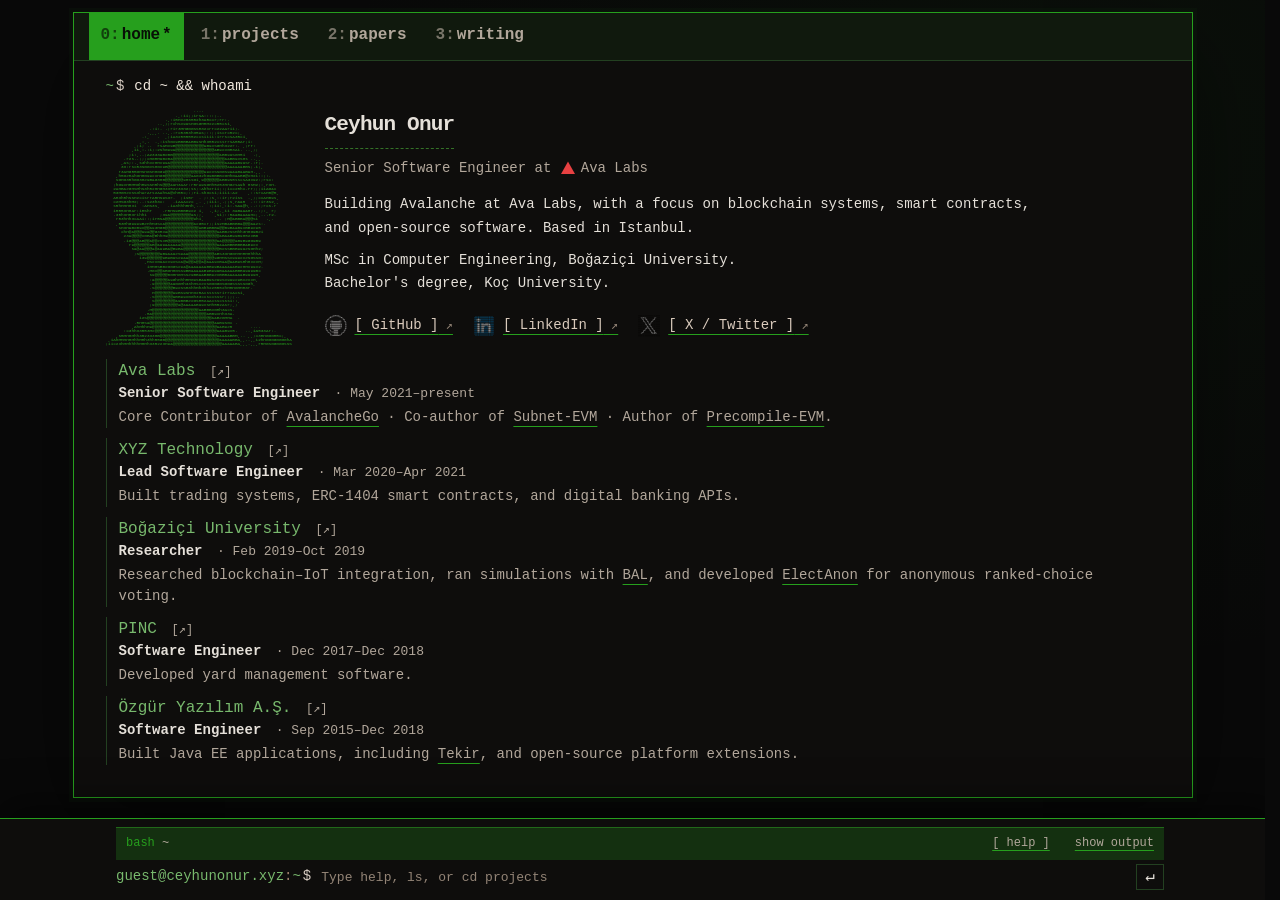
<file: index.html>
<!doctype html>
<html lang="en">
<head>
  <meta charset="utf-8"><meta name="viewport" content="width=device-width, initial-scale=1"><meta name="color-scheme" content="dark">
  <meta name="description" content="Ceyhun Onur, Senior Software Engineer at Ava Labs, building Avalanche. Selected projects, blockchain research and writing.">
  <title>Home — Ceyhun Onur</title><link rel="icon" href="assets/favicon.svg" type="image/svg+xml"><link rel="stylesheet" href="styles.css?v=2">
  <script src="terminal.js?v=6" defer></script>
</head>
<body data-shell-directory="/">
  <a class="skip-link" href="#main">Skip to content</a>
  <div class="terminal-session">
    <header class="site-header"><nav class="session-tabs" aria-label="Directories"><a href="index.html" data-directory="/" class="active" aria-current="page"><span class="tab-index">0:</span>home<span class="tab-current" aria-hidden="true">*</span></a><a href="projects/index.html" data-directory="/projects"><span class="tab-index">1:</span>projects<span class="tab-current" aria-hidden="true">*</span></a><a href="papers/index.html" data-directory="/papers"><span class="tab-index">2:</span>papers<span class="tab-current" aria-hidden="true">*</span></a><a href="writing/index.html" data-directory="/writing"><span class="tab-index">3:</span>writing<span class="tab-current" aria-hidden="true">*</span></a></nav><span class="window-title screen-reader-only">~ — bash</span></header>
    <main id="main" class="terminal-body">
<section class="boot-section" id="home" aria-labelledby="home-title">
  <div class="prompt"><span class="prompt-path">~</span><span class="prompt-dollar">$</span><span class="prompt-command">whoami</span></div>
  <div class="identity-output"><pre class="ascii-art ascii-portrait" role="img" aria-label="ASCII portrait of the site owner wearing sunglasses, in three-quarter profile.">                                  ....
                           .,:ii;;irsA::::;..
                       .,:i5H##H3552h3A5XXr;rr:.
                    ..,;;rXhS#99SHGSGMMM22X55Xsi,
                 .:i:. .;rir3MHGGGSSM32XrrX22AArii;.
                .,,,. ..,.:rX5353h35As;::;;isXrX52X;,
              .:,   .  ,;iA32555552XXsiiii:irrsXsA35Xi,
             ,:,.  .,:ishG#9BBBB&amp;BB9SHh3552XssrrsA55Ar;i:
           ,;i; ..  rsAM#9B@@@@@@@@@@@&amp;B9#SGMh322r:. ,;rr:
          ,ii,:.:i;:2ShG99&amp;@@@@@@@@@@@@@@@&amp;B9##GM3Ai. ..,;;
         ;i:,..;A2333&amp;B#BB@@@@@@@@@@@@@@@@@@&amp;BB99SGH5i   .;,
       .r2s..;;;XHGMM9B#B&amp;@@@@@@@@@@@@@@@@@@@@&amp;&amp;BB9#SHs ..,,
      ,As;:.,s3hh##HM#99&amp;@@@@@@@@@@@@@@@@@@@@@&amp;&amp;&amp;&amp;&amp;B99Sr.:r;.
      33:rsX53SGG#SHG#9B@@@@@@@@@@@@@@@@@@@@@@@&amp;&amp;&amp;&amp;&amp;&amp;BBS;.i;,
     r3AMG55GMSHGSHHGG9@@@@@@@@@@@@@@@&amp;9##SSGGS9&amp;&amp;&amp;B&amp;&amp;B&amp;H.,, .
    ,h5G#MAhGHHG99##HGB@@@@@@@@@@&amp;&amp;G32hG9BBBB#GMhG&amp;&amp;BB@#H2i::;:.
    sGHG35hGG3H#9B&amp;G3HB@@@@@@@9HssGi,9@@@@@@&amp;BB9S5ssXsA3#92:;rsX:
   ;hG9#HMMMGhM9SSH5hS@@@&amp;9H3AAr:r5rA9SGHh5253HHG#sA9h HSM2;:,r3H.
   2AHB&amp;#GHSMhS3h52HHGH335223332;ss;:Ahh2rii;:;iXX25hX.rr;;;iiAG&amp;X
   53MGH##SS3hArArs2AAhS&amp;@#h55X;:;ri.sh3Xsi;iiii:A2    ,::srXAHB@M,
   AM3h5hSSH2XisrrA5HS9S3r.  ;is5r  . ;:;s,::ir;r2iss  .,;;XXAHB9s,
   X2MSG3hM2;..:s23h3X:   .iAAAX2X ,. ,;iii:,.;;s,r&amp;&amp;5  .:::ir3S2,,
   s5hHHHH3i  :AHS3s,   .iA3hhhMHh,...  :;ii:,:i:.S&amp;&amp;@h,..::;rXs.r
   iM553HHAr:iMShr    .r5HS9BBBB9#2 i,  .,i;.,ii 3&amp;B&amp;&amp;&amp;Hr..:;:, r;
   .35h3HM3rihhi     ;39&amp;@@@@@@@@&amp;S;;,    ,si;::5&amp;&amp;B&amp;&amp;&amp;&amp;HX;,...r2.
    r53hHh3XAAi::;ir5S&amp;@@@@@@@@@@@9hi,     .. ;M@&amp;BBB&amp;@@@Si   .,.
    ,53MhG9999B#HhM3S#&amp;@@@@@@@@@@@&amp;#G5Xr;;is2MB&amp;BBBB&amp;@@@&amp;&amp;2s:.
     sH3H&amp;B#B9#@@&amp;93MGB@@@@@@@@@@@@@&amp;BB9BBB&amp;@@B9B&amp;&amp;B9#BB9#95
      XhH@&amp;@@@&amp;9&amp;@@G3M#&amp;@@@@@@@@@@@@@@@@@@@&amp;&amp;BB#SSMhh3HHG9B#i
       23&amp;@@@@#GB&amp;@BhhM9@@@@@@@@@@@@@@@@@@@@&amp;B&amp;&amp;B99B9H52#BB
       .iG@@@&amp;B@@&amp;@@#S#B@@@@@@@@@@@@@@@@@@@&amp;&amp;@@@@@&amp;B9B9GG9B9
         r9@@@@@@&amp;B@&amp;99&amp;&amp;&amp;&amp;&amp;&amp;@@@@@@@@@@@@@@&amp;&amp;&amp;&amp;BBBBBBB&amp;B9##
          s&amp;@&amp;&amp;@@@&amp;@&amp;99B&amp;@B9B&amp;@@@@@@@@@@@@@@B#SSBBB999#SGHh2;
           ;S@@@@@@@@&amp;B9&amp;&amp;9#S9&amp;&amp;@@@@@@@@@@&amp;BS33HGGHHHMMHhhhA
             i39@@@@@@9B9B9S#9&amp;&amp;@@@@@@@@@@9GMMSS#999###SGSSG:
               ,HS##G9&amp;##9#S#&amp;@&amp;@@&amp;@@&amp;@&amp;&amp;&amp;9#B&amp;&amp;@&amp;&amp;B9SMhH###M;
                iHMHSBB#GGGS#9&amp;@&amp;&amp;&amp;&amp;&amp;&amp;&amp;BB99B&amp;&amp;&amp;&amp;&amp;&amp;B9#HM#99#2.
                .MG#@@&amp;BGHHGSS9BB&amp;&amp;&amp;&amp;&amp;B9B999B&amp;&amp;&amp;&amp;&amp;BBB99999BX
                 s9@@@@@BGHHGHSS#9BB&amp;&amp;BBB9##BBB&amp;&amp;&amp;&amp;&amp;&amp;B9999H,
                 :&amp;@@@@@&amp;9GhHhhMMG9SB&amp;&amp;B9S#99S#999#9B####H,
                 .9@@@@@@&amp;9GGMh33hHS###SGGGGGSGGGSSSSSGGh,
                 .S@@@@@@@B9#SSM3hhMh3hh225552hMMHGHMM3r.
                  H@@@@@@@&amp;9BS9SHH325AXsssssrirrXAXsi,
                 .S@@@@@@@&amp;BB99#GGh33XXsXXsssr;;;;..
                  S@@@@@@@@&amp;9BBB##GSM52AAXssXsssi::,
                 ;9@@@@@@@@@&amp;@&amp;&amp;&amp;&amp;&amp;B99#SHh552Asr;,;
                .M@@@@@@@@@@@@@@@@@@&amp;&amp;BBB#GMh3AXs.
               .5&amp;@@@@@@@@@@@@@@@@@@@@@&amp;BB9#Hh33A.
             i2S@@@@@@@@@@@@@@@@@@@@@@@@@&amp;&amp;B#GMMA  .
           .5HHS&amp;@@@@@@@@@@@@@@@@@@@@@@@@@&amp;&amp;B9SGX .
          ,AhMhhH9@@@@@@@@@@@@@@@@@@@@@@@@@&amp;&amp;B9#5       ....
       :X3hh33553M#@@@@@@@@@@@@@@@@@@@@@@@@&amp;&amp;&amp;B9#5.   ..,iA533Ar:.
    ,s5MHHMhh352333HB@@@@@@@@@@@@@@@@@@@@@@&amp;&amp;&amp;&amp;&amp;BBM,.. ,,;X3MHGGGM5X;,
 ,iAhMMHHHMhhMMh3hh55GB@@@@@@@@@@@@@@@@@@@@@&amp;&amp;&amp;&amp;&amp;BBA,,..,,i2hHGGGGGGGGhA
;iiX23hMMhhhhMHMh335223H9&amp;@@@@@@@@@@@@@@@@@@@&amp;&amp;&amp;&amp;&amp;BA,,,.,,,r5MGSGGGGGSSS</pre><div class="identity-info"><h1 id="home-title">Ceyhun Onur</h1><p class="identity-subtitle">Senior Software Engineer at <a href="https://www.avalabs.org/"><img class="site-favicon" src="assets/favicons/ava-ascii.svg" alt="" width="16" height="16" decoding="async">Ava Labs</a></p><div class="bio-output" id="about"><p>Building Avalanche at Ava Labs, with a focus on blockchain systems, smart contracts, and open-source software. Based in Istanbul.</p><p>MSc in Computer Engineering, Boğaziçi University.<br>Bachelor's degree, Koç University.</p></div><div id="links" class="social-output" aria-label="Social and contact links"><a class="placeholder-link" href="https://github.com/ceyonur"><img class="site-favicon" src="assets/favicons/github-ascii.svg" alt="" width="22" height="22" decoding="async">[ GitHub ]<span aria-hidden="true"> ↗</span></a><a class="placeholder-link" href="https://www.linkedin.com/in/ceyonur"><img class="site-favicon" src="assets/favicons/linkedin-ascii.svg" alt="" width="22" height="22" decoding="async">[ LinkedIn ]<span aria-hidden="true"> ↗</span></a><a class="placeholder-link" href="https://x.com/jceyonur"><img class="site-favicon" src="assets/favicons/x-ascii.svg" alt="" width="22" height="22" decoding="async">[ X / Twitter ]<span aria-hidden="true"> ↗</span></a></div></div></div>
<dl class="career-list" aria-label="Work history"><div><dt>Ava Labs <a class="company-link" href="https://www.avalabs.org/" aria-label="Ava Labs website" title="Ava Labs website">[↗]</a></dt><dd>Senior Software Engineer <span class="career-dates">· May 2021–present</span></dd><dd class="comment">Core Contributor of <a class="placeholder-link" href="projects/index.html#project-avalanchego">AvalancheGo</a> · Co-author of <a class="placeholder-link" href="projects/index.html#project-subnet-evm">Subnet-EVM</a> · Author of <a class="placeholder-link" href="projects/index.html#project-precompile-evm">Precompile-EVM</a>.</dd></div><div><dt>XYZ Technology <a class="company-link" href="https://xyzteknoloji.com/" aria-label="XYZ Technology website" title="XYZ Technology website">[↗]</a></dt><dd>Lead Software Engineer <span class="career-dates">· Mar 2020–Apr 2021</span></dd><dd class="comment">Built trading systems, ERC-1404 smart contracts, and digital banking APIs.</dd></div><div><dt>Boğaziçi University <a class="company-link" href="https://bogazici.edu.tr/" aria-label="Boğaziçi University website" title="Boğaziçi University website">[↗]</a></dt><dd>Researcher <span class="career-dates">· Feb 2019–Oct 2019</span></dd><dd class="comment">Researched blockchain–IoT integration, ran simulations with <a class="placeholder-link" href="projects/index.html#project-bal">BAL</a>, and developed <a class="placeholder-link" href="projects/index.html#project-electanon">ElectAnon</a> for anonymous ranked-choice voting.</dd></div><div><dt>PINC <a class="company-link" href="https://kaleris.com/company/about/" aria-label="PINC company information at Kaleris" title="PINC company information at Kaleris">[↗]</a></dt><dd>Software Engineer <span class="career-dates">· Dec 2017–Dec 2018</span></dd><dd class="comment">Developed yard management software.</dd></div><div><dt>Özgür Yazılım A.Ş. <a class="company-link" href="https://www.ozguryazilim.com.tr/" aria-label="Özgür Yazılım website" title="Özgür Yazılım website">[↗]</a></dt><dd>Software Engineer <span class="career-dates">· Sep 2015–Dec 2018</span></dd><dd class="comment">Built Java EE applications, including <a class="placeholder-link" href="https://github.com/ozguryazilimas/tekir4">Tekir</a>, and open-source platform extensions.</dd></div></dl>
</section>
<details id="command-console" class="command-console"><summary><span class="prompt"><span class="prompt-path">~</span><span class="prompt-dollar">$</span><span class="prompt-command">help <span class="block-cursor" aria-hidden="true"></span></span></span><span class="command-invitation">command reference <span class="command-state" aria-hidden="true"></span></span></summary><div class="command-help" id="command-help"><p class="comment command-help-intro"># Select a command to run it. Keyboard: Tab to select, Enter to open.</p><nav class="command-choices" aria-label="Terminal commands"><a class="command-choice" href="index.html"><code>cd ~</code><span>home directory</span><b aria-hidden="true">↵</b></a><a class="command-choice" href="projects/index.html"><code>cd ~/projects</code><span>selected repositories</span><b aria-hidden="true">↵</b></a><a class="command-choice" href="papers/index.html"><code>cd ~/papers</code><span>publications & research</span><b aria-hidden="true">↵</b></a><a class="command-choice" href="writing/index.html"><code>cd ~/writing</code><span>posts &amp; proposals</span><b aria-hidden="true">↵</b></a><a class="command-choice" href="index.html"><code>whoami</code><span>read the bio</span><b aria-hidden="true">↵</b></a><a class="command-choice" href="#links"><code>cat ~/links.txt</code><span>socials & contact</span><b aria-hidden="true">↵</b></a></nav><details class="tree-command"><summary><code>tree ~</code><span>show the directory tree</span></summary><ul class="directory-tree" aria-label="Website directory tree"><li><span aria-hidden="true">├── </span><a href="projects/index.html">projects/</a></li><li><span aria-hidden="true">├── </span><a href="papers/index.html">papers/</a></li><li><span aria-hidden="true">├── </span><a href="writing/index.html">writing/</a><ul><li><span aria-hidden="true">│   ├── </span><a href="writing/index.html#precompile-evm-post">precompile-evm.txt</a></li><li><span aria-hidden="true">│   ├── </span><a href="writing/index.html#subnet-evm-durango-post">subnet-evm-durango.txt</a></li><li><span aria-hidden="true">│   ├── </span><a href="writing/index.html#acp-224">acp-224.md</a></li><li><span aria-hidden="true">│   └── </span><a href="writing/index.html#acp-131">acp-131.md</a></li></ul></li><li><span aria-hidden="true">└── </span><a href="#links">links.txt</a></li></ul></details></div></details>

</main>
    <footer class="typed-console" id="typed-console" aria-label="Interactive website terminal" hidden>
  <div class="terminal-dock-inner">
    <div class="terminal-dock-toolbar status-bar"><span>~</span><nav class="window-actions terminal-actions" aria-label="Terminal actions"><a class="help-jump" href="#command-help">[ help ]</a><button id="terminal-toggle" type="button" aria-controls="terminal-panel" aria-expanded="false">show output</button></nav></div>
    <div id="terminal-panel" hidden><div id="terminal-output" class="terminal-transcript" role="log" aria-live="polite" aria-label="Command output"></div><p class="typed-keyboard-hint" id="terminal-keyboard-hint">Enter: run · Tab: complete · ↑/↓: history</p></div>
    <form id="terminal-form" class="typed-form"><label class="typed-prompt" id="terminal-open" for="terminal-input"><span class="prompt-user">guest@ceyhunonur.xyz</span><span class="prompt-colon">:</span><span class="prompt-path" id="typed-path">~</span><span class="prompt-dollar">$</span></label><input id="terminal-input" type="text" name="command" maxlength="200" placeholder="Type help, ls, or cd projects" autocomplete="off" autocapitalize="off" spellcheck="false" aria-label="Terminal command"><button class="terminal-submit" type="submit" aria-label="Run command">↵</button></form>
  </div>
</footer>
  </div>
  
  
</body>
</html>
</file>
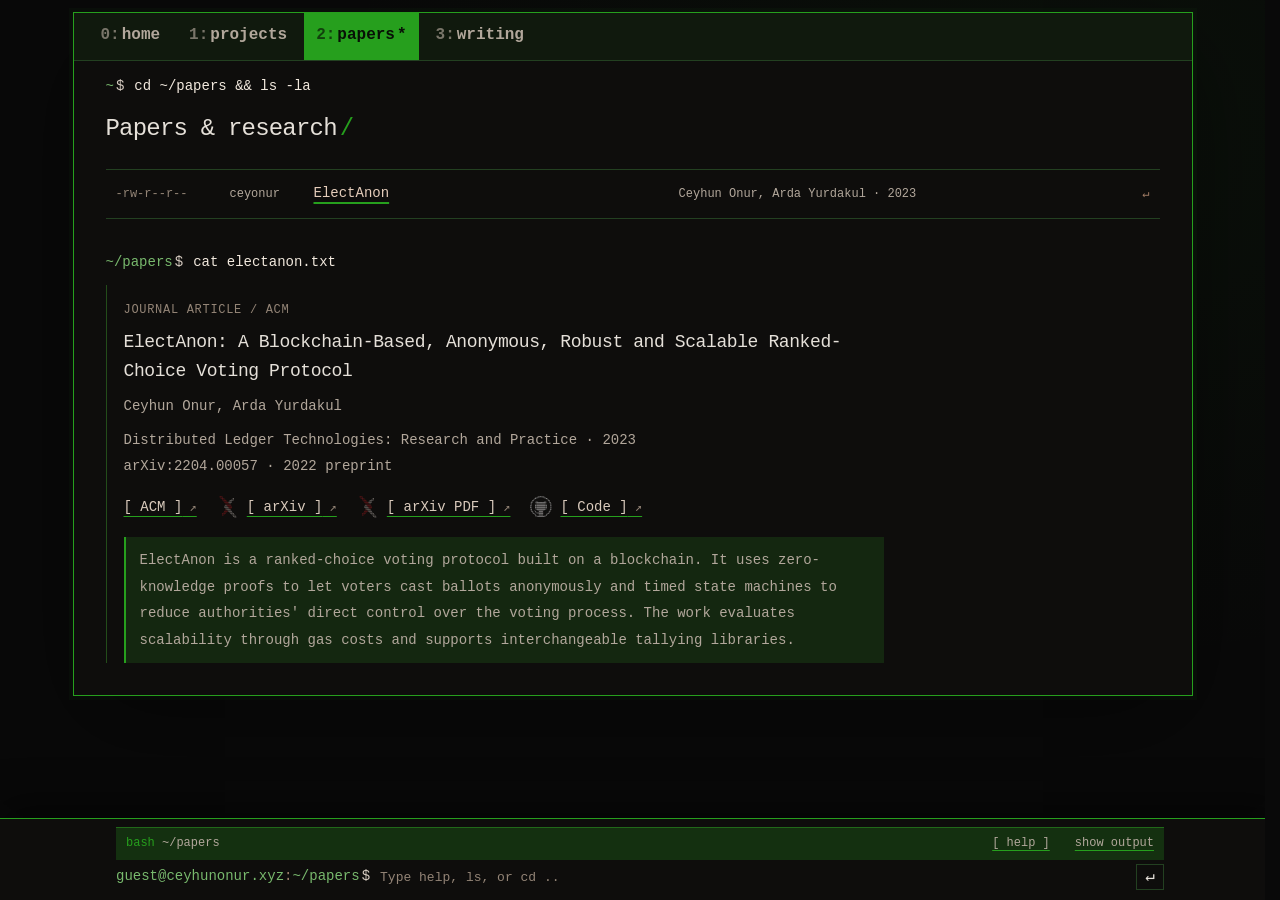
<file: papers/index.html>
<!doctype html>
<html lang="en">
<head>
  <meta charset="utf-8"><meta name="viewport" content="width=device-width, initial-scale=1"><meta name="color-scheme" content="dark">
  <meta name="description" content="Ceyhun Onur, Senior Software Engineer at Ava Labs, building Avalanche. Selected projects, blockchain research and writing.">
  <title>Papers — Ceyhun Onur</title><link rel="icon" href="../assets/favicon.svg" type="image/svg+xml"><link rel="stylesheet" href="../styles.css?v=2">
  <script src="../terminal.js?v=6" defer></script>
</head>
<body data-shell-directory="/papers">
  <a class="skip-link" href="#main">Skip to content</a>
  <div class="terminal-session">
    <header class="site-header"><nav class="session-tabs" aria-label="Directories"><a href="../index.html" data-directory="/"><span class="tab-index">0:</span>home<span class="tab-current" aria-hidden="true">*</span></a><a href="../projects/index.html" data-directory="/projects"><span class="tab-index">1:</span>projects<span class="tab-current" aria-hidden="true">*</span></a><a href="index.html" data-directory="/papers" class="active" aria-current="page"><span class="tab-index">2:</span>papers<span class="tab-current" aria-hidden="true">*</span></a><a href="../writing/index.html" data-directory="/writing"><span class="tab-index">3:</span>writing<span class="tab-current" aria-hidden="true">*</span></a></nav><span class="window-title screen-reader-only">~/papers — bash</span></header>
    <main id="main" class="terminal-body">
<section class="directory-page" id="papers" aria-labelledby="papers-title">
<section aria-labelledby="papers-title"><div class="prompt"><span class="prompt-path">~/papers</span><span class="prompt-dollar">$</span><span class="prompt-command">ls -la</span></div><h1 id="papers-title" class="page-title">Papers & research<span>/</span></h1>
<ul class="file-list directory-index">
  <li><a class="file-row" href="#paper-one"><span class="permissions" aria-hidden="true">-rw-r--r--</span><span class="file-owner">ceyonur</span><span class="file-name">ElectAnon</span><span class="file-description">Ceyhun Onur, Arda Yurdakul · 2023</span><span class="file-arrow" aria-hidden="true">↵</span></a></li>
</ul>
<section class="terminal-section directory-entry" id="paper-one">
  <div class="prompt"><span class="prompt-path">~/papers</span><span class="prompt-dollar">$</span><span class="prompt-command">cat electanon.txt</span></div>
  <div class="command-output publication-content"><span class="sample-tag">JOURNAL ARTICLE / ACM</span><h2>ElectAnon: A Blockchain-Based, Anonymous, Robust and Scalable Ranked-Choice Voting Protocol</h2><p class="authors">Ceyhun Onur, Arda Yurdakul</p><p class="venue">Distributed Ledger Technologies: Research and Practice · 2023<br>arXiv:2204.00057 · 2022 preprint</p><div class="publication-links"><a class="placeholder-link" href="https://dl.acm.org/doi/10.1145/3598302">[ ACM ]<span aria-hidden="true"> ↗</span></a><a class="placeholder-link" href="https://arxiv.org/abs/2204.00057"><img class="site-favicon" src="../assets/favicons/arxiv-ascii.svg" alt="" width="22" height="22" decoding="async">[ arXiv ]<span aria-hidden="true"> ↗</span></a><a class="placeholder-link" href="https://arxiv.org/pdf/2204.00057"><img class="site-favicon" src="../assets/favicons/arxiv-ascii.svg" alt="" width="22" height="22" decoding="async">[ arXiv PDF ]<span aria-hidden="true"> ↗</span></a><a class="placeholder-link" href="https://github.com/ceyonur/electanon"><img class="site-favicon" src="../assets/favicons/github-ascii.svg" alt="" width="22" height="22" decoding="async">[ Code ]<span aria-hidden="true"> ↗</span></a></div><div class="abstract"><p>ElectAnon is a ranked-choice voting protocol built on a blockchain. It uses zero-knowledge proofs to let voters cast ballots anonymously and timed state machines to reduce authorities' direct control over the voting process. The work evaluates scalability through gas costs and supports interchangeable tallying libraries.</p></div></div>
</section>
</section>

</section>
<details id="command-console" class="command-console"><summary><span class="prompt"><span class="prompt-path">~</span><span class="prompt-dollar">$</span><span class="prompt-command">help <span class="block-cursor" aria-hidden="true"></span></span></span><span class="command-invitation">command reference <span class="command-state" aria-hidden="true"></span></span></summary><div class="command-help" id="command-help"><p class="comment command-help-intro"># Select a command to run it. Keyboard: Tab to select, Enter to open.</p><nav class="command-choices" aria-label="Terminal commands"><a class="command-choice" href="../index.html"><code>cd ~</code><span>home directory</span><b aria-hidden="true">↵</b></a><a class="command-choice" href="../projects/index.html"><code>cd ~/projects</code><span>selected repositories</span><b aria-hidden="true">↵</b></a><a class="command-choice" href="index.html"><code>cd ~/papers</code><span>publications & research</span><b aria-hidden="true">↵</b></a><a class="command-choice" href="../writing/index.html"><code>cd ~/writing</code><span>posts &amp; proposals</span><b aria-hidden="true">↵</b></a><a class="command-choice" href="../index.html"><code>whoami</code><span>read the bio</span><b aria-hidden="true">↵</b></a><a class="command-choice" href="../index.html#links"><code>cat ~/links.txt</code><span>socials & contact</span><b aria-hidden="true">↵</b></a></nav><details class="tree-command"><summary><code>tree ~</code><span>show the directory tree</span></summary><ul class="directory-tree" aria-label="Website directory tree"><li><span aria-hidden="true">├── </span><a href="../projects/index.html">projects/</a></li><li><span aria-hidden="true">├── </span><a href="index.html">papers/</a></li><li><span aria-hidden="true">├── </span><a href="../writing/index.html">writing/</a><ul><li><span aria-hidden="true">│   ├── </span><a href="../writing/index.html#precompile-evm-post">precompile-evm.txt</a></li><li><span aria-hidden="true">│   ├── </span><a href="../writing/index.html#subnet-evm-durango-post">subnet-evm-durango.txt</a></li><li><span aria-hidden="true">│   ├── </span><a href="../writing/index.html#acp-224">acp-224.md</a></li><li><span aria-hidden="true">│   └── </span><a href="../writing/index.html#acp-131">acp-131.md</a></li></ul></li><li><span aria-hidden="true">└── </span><a href="../index.html#links">links.txt</a></li></ul></details></div></details>

</main>
    <footer class="typed-console" id="typed-console" aria-label="Interactive website terminal" hidden>
  <div class="terminal-dock-inner">
    <div class="terminal-dock-toolbar status-bar"><span>~/papers</span><nav class="window-actions terminal-actions" aria-label="Terminal actions"><a class="help-jump" href="#command-help">[ help ]</a><button id="terminal-toggle" type="button" aria-controls="terminal-panel" aria-expanded="false">show output</button></nav></div>
    <div id="terminal-panel" hidden><div id="terminal-output" class="terminal-transcript" role="log" aria-live="polite" aria-label="Command output"></div><p class="typed-keyboard-hint" id="terminal-keyboard-hint">Enter: run · Tab: complete · ↑/↓: history</p></div>
    <form id="terminal-form" class="typed-form"><label class="typed-prompt" id="terminal-open" for="terminal-input"><span class="prompt-user">guest@ceyhunonur.xyz</span><span class="prompt-colon">:</span><span class="prompt-path" id="typed-path">~</span><span class="prompt-dollar">$</span></label><input id="terminal-input" type="text" name="command" maxlength="200" placeholder="Type help, ls, or cd projects" autocomplete="off" autocapitalize="off" spellcheck="false" aria-label="Terminal command"><button class="terminal-submit" type="submit" aria-label="Run command">↵</button></form>
  </div>
</footer>
  </div>
  
  
</body>
</html>
</file>
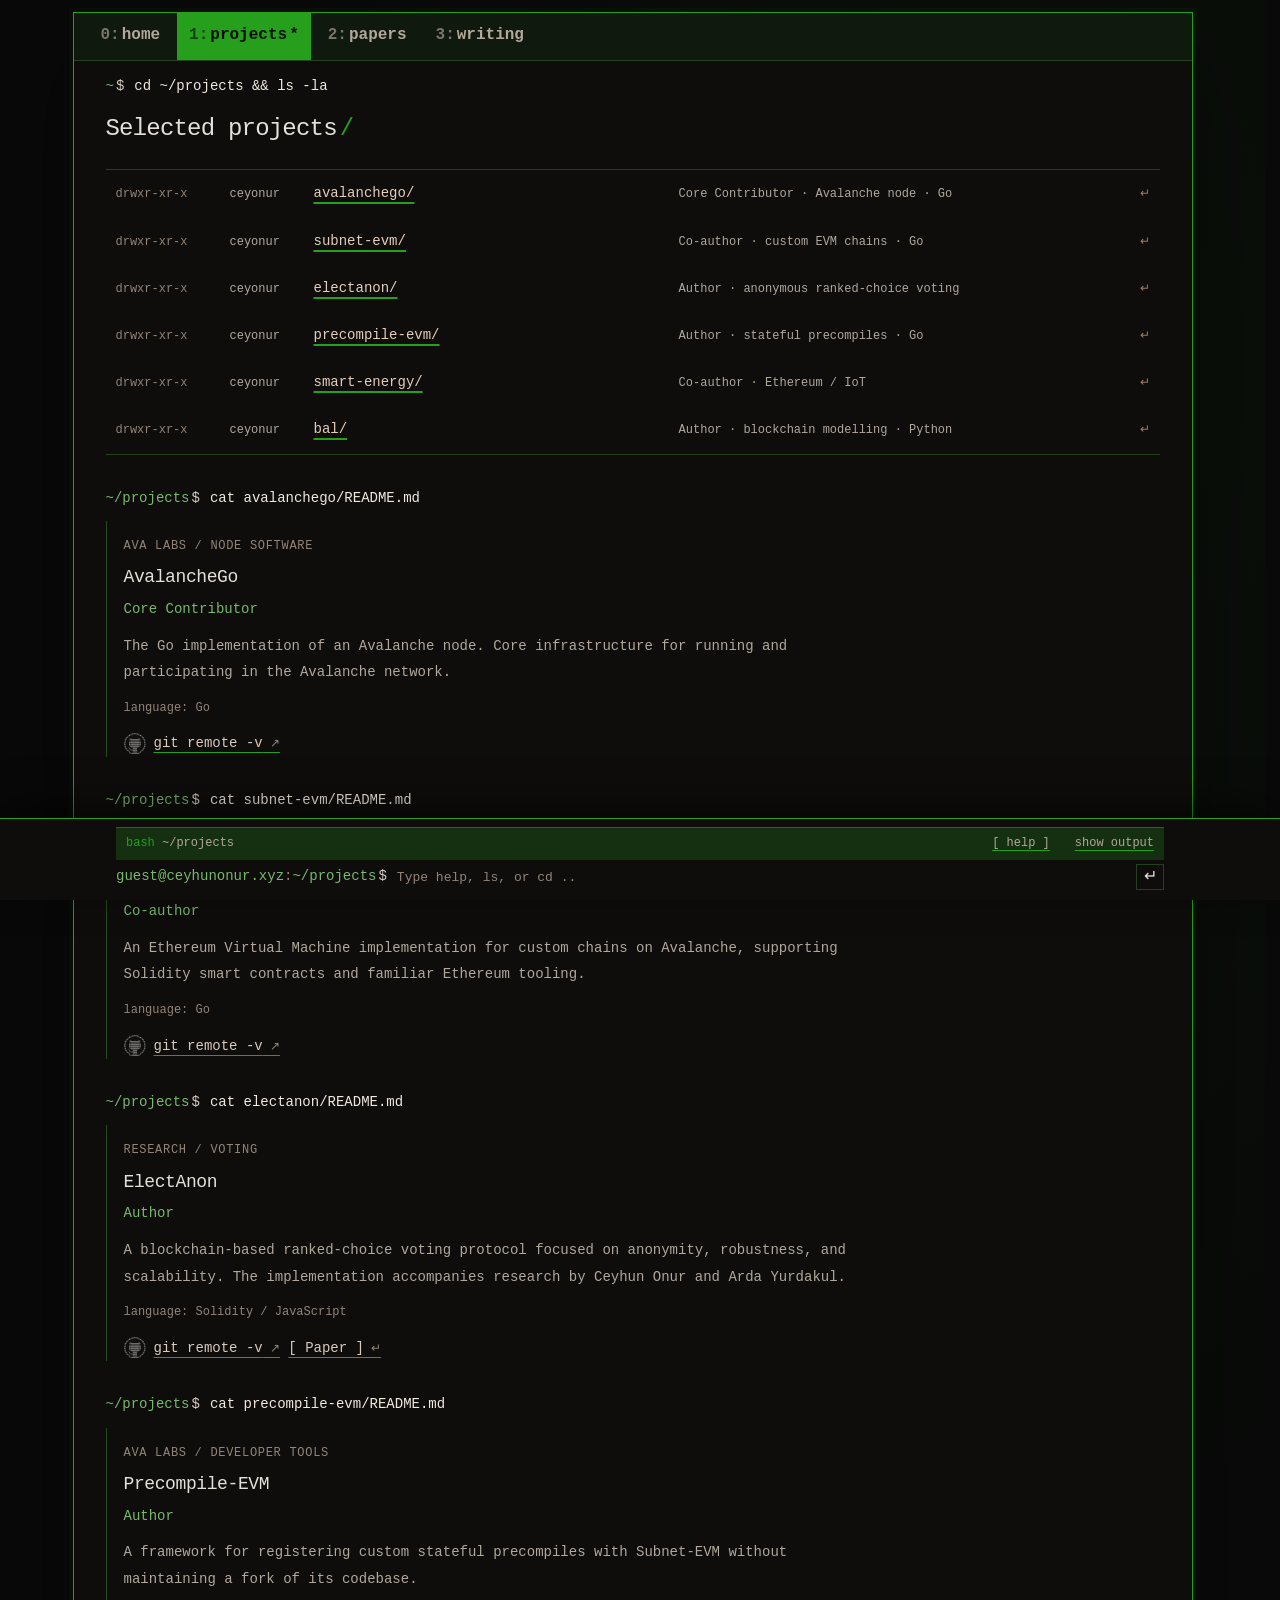
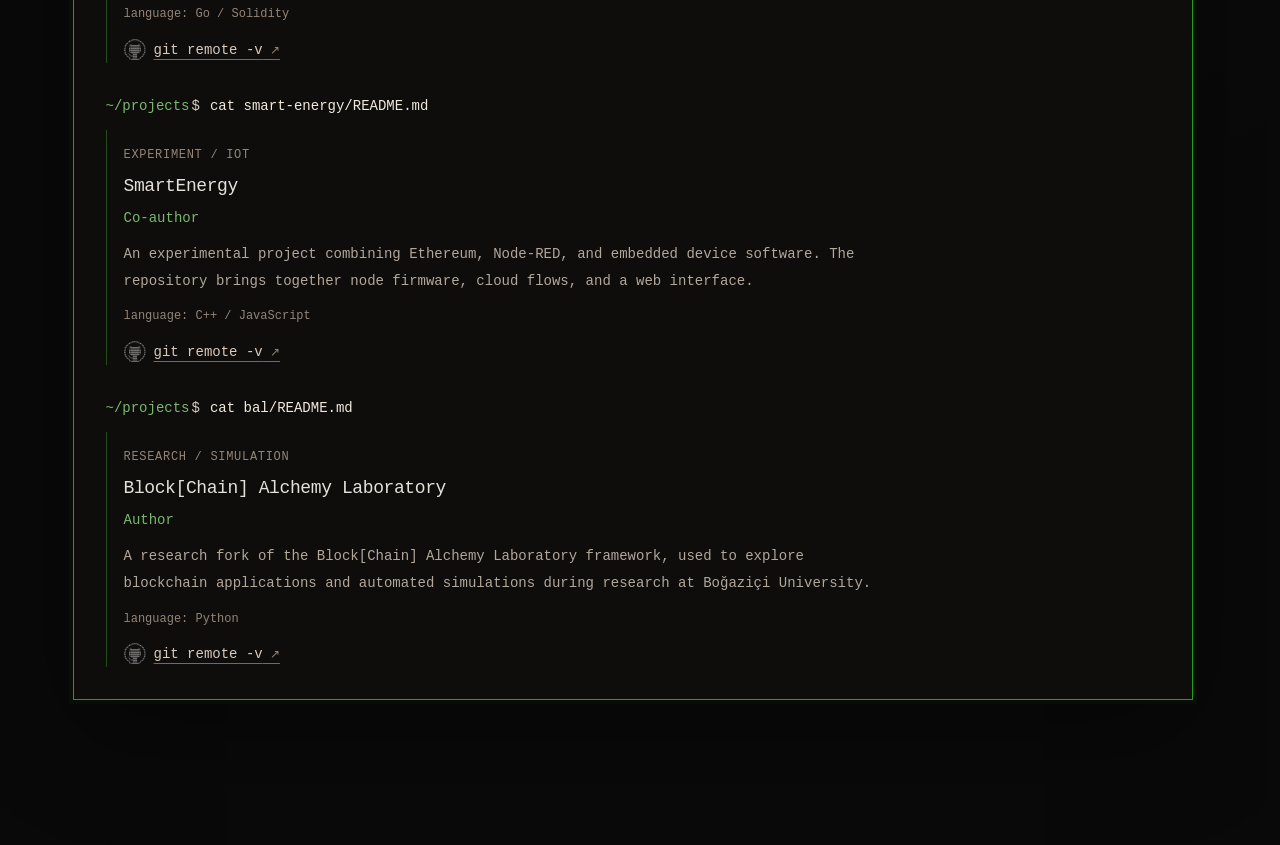
<file: projects/index.html>
<!doctype html>
<html lang="en">
<head>
  <meta charset="utf-8"><meta name="viewport" content="width=device-width, initial-scale=1"><meta name="color-scheme" content="dark">
  <meta name="description" content="Ceyhun Onur, Senior Software Engineer at Ava Labs, building Avalanche. Selected projects, blockchain research and writing.">
  <title>Projects — Ceyhun Onur</title><link rel="icon" href="../assets/favicon.svg" type="image/svg+xml"><link rel="stylesheet" href="../styles.css?v=2">
  <script src="../terminal.js?v=6" defer></script>
</head>
<body data-shell-directory="/projects">
  <a class="skip-link" href="#main">Skip to content</a>
  <div class="terminal-session">
    <header class="site-header"><nav class="session-tabs" aria-label="Directories"><a href="../index.html" data-directory="/"><span class="tab-index">0:</span>home<span class="tab-current" aria-hidden="true">*</span></a><a href="index.html" data-directory="/projects" class="active" aria-current="page"><span class="tab-index">1:</span>projects<span class="tab-current" aria-hidden="true">*</span></a><a href="../papers/index.html" data-directory="/papers"><span class="tab-index">2:</span>papers<span class="tab-current" aria-hidden="true">*</span></a><a href="../writing/index.html" data-directory="/writing"><span class="tab-index">3:</span>writing<span class="tab-current" aria-hidden="true">*</span></a></nav><span class="window-title screen-reader-only">~/projects — bash</span></header>
    <main id="main" class="terminal-body">
<section class="directory-page" id="projects" aria-labelledby="projects-title">
<section aria-labelledby="projects-title"><div class="prompt"><span class="prompt-path">~/projects</span><span class="prompt-dollar">$</span><span class="prompt-command">ls -la</span></div><h1 id="projects-title" class="page-title">Selected projects<span>/</span></h1><ul class="file-list directory-index">
  <li><a class="file-row" href="#project-avalanchego"><span class="permissions" aria-hidden="true">drwxr-xr-x</span><span class="file-owner">ceyonur</span><span class="file-name">avalanchego/</span><span class="file-description">Core Contributor · Avalanche node · Go</span><span class="file-arrow" aria-hidden="true">↵</span></a></li>
  <li><a class="file-row" href="#project-subnet-evm"><span class="permissions" aria-hidden="true">drwxr-xr-x</span><span class="file-owner">ceyonur</span><span class="file-name">subnet-evm/</span><span class="file-description">Co-author · custom EVM chains · Go</span><span class="file-arrow" aria-hidden="true">↵</span></a></li>
  <li><a class="file-row" href="#project-electanon"><span class="permissions" aria-hidden="true">drwxr-xr-x</span><span class="file-owner">ceyonur</span><span class="file-name">electanon/</span><span class="file-description">Author · anonymous ranked-choice voting</span><span class="file-arrow" aria-hidden="true">↵</span></a></li>
  <li><a class="file-row" href="#project-precompile-evm"><span class="permissions" aria-hidden="true">drwxr-xr-x</span><span class="file-owner">ceyonur</span><span class="file-name">precompile-evm/</span><span class="file-description">Author · stateful precompiles · Go</span><span class="file-arrow" aria-hidden="true">↵</span></a></li>
  <li><a class="file-row" href="#project-smart-energy"><span class="permissions" aria-hidden="true">drwxr-xr-x</span><span class="file-owner">ceyonur</span><span class="file-name">smart-energy/</span><span class="file-description">Co-author · Ethereum / IoT</span><span class="file-arrow" aria-hidden="true">↵</span></a></li>
  <li><a class="file-row" href="#project-bal"><span class="permissions" aria-hidden="true">drwxr-xr-x</span><span class="file-owner">ceyonur</span><span class="file-name">bal/</span><span class="file-description">Author · blockchain modelling · Python</span><span class="file-arrow" aria-hidden="true">↵</span></a></li>
</ul>
<section class="terminal-section directory-entry" id="project-avalanchego">
  <div class="prompt"><span class="prompt-path">~/projects</span><span class="prompt-dollar">$</span><span class="prompt-command">cat avalanchego/README.md</span></div>
  <div class="command-output"><span class="sample-tag">AVA LABS / NODE SOFTWARE</span><h2>AvalancheGo</h2><p class="project-role">Core Contributor</p><p>The Go implementation of an Avalanche node. Core infrastructure for running and participating in the Avalanche network.</p><div class="record-meta"><span>language: Go</span></div><a class="placeholder-link" href="https://github.com/ava-labs/avalanchego" aria-label="View AvalancheGo repository"><img class="site-favicon" src="../assets/favicons/github-ascii.svg" alt="" width="22" height="22" decoding="async">git remote -v<span aria-hidden="true"> ↗</span></a></div>
</section>
<section class="terminal-section directory-entry" id="project-subnet-evm">
  <div class="prompt"><span class="prompt-path">~/projects</span><span class="prompt-dollar">$</span><span class="prompt-command">cat subnet-evm/README.md</span></div>
  <div class="command-output"><span class="sample-tag">AVA LABS / EVM</span><h2>Subnet-EVM</h2><p class="project-role">Co-author</p><p>An Ethereum Virtual Machine implementation for custom chains on Avalanche, supporting Solidity smart contracts and familiar Ethereum tooling.</p><div class="record-meta"><span>language: Go</span></div><a class="placeholder-link" href="https://github.com/ava-labs/subnet-evm" aria-label="View Subnet-EVM repository"><img class="site-favicon" src="../assets/favicons/github-ascii.svg" alt="" width="22" height="22" decoding="async">git remote -v<span aria-hidden="true"> ↗</span></a></div>
</section>
<section class="terminal-section directory-entry" id="project-electanon">
  <div class="prompt"><span class="prompt-path">~/projects</span><span class="prompt-dollar">$</span><span class="prompt-command">cat electanon/README.md</span></div>
  <div class="command-output"><span class="sample-tag">RESEARCH / VOTING</span><h2>ElectAnon</h2><p class="project-role">Author</p><p>A blockchain-based ranked-choice voting protocol focused on anonymity, robustness, and scalability. The implementation accompanies research by Ceyhun Onur and Arda Yurdakul.</p><div class="record-meta"><span>language: Solidity / JavaScript</span></div><a class="placeholder-link" href="https://github.com/ceyonur/electanon" aria-label="View ElectAnon repository"><img class="site-favicon" src="../assets/favicons/github-ascii.svg" alt="" width="22" height="22" decoding="async">git remote -v<span aria-hidden="true"> ↗</span></a> <a class="placeholder-link" href="../papers/index.html#paper-one">[ Paper ]<span aria-hidden="true"> ↵</span></a></div>
</section>
<section class="terminal-section directory-entry" id="project-precompile-evm">
  <div class="prompt"><span class="prompt-path">~/projects</span><span class="prompt-dollar">$</span><span class="prompt-command">cat precompile-evm/README.md</span></div>
  <div class="command-output"><span class="sample-tag">AVA LABS / DEVELOPER TOOLS</span><h2>Precompile-EVM</h2><p class="project-role">Author</p><p>A framework for registering custom stateful precompiles with Subnet-EVM without maintaining a fork of its codebase.</p><div class="record-meta"><span>language: Go / Solidity</span></div><a class="placeholder-link" href="https://github.com/ava-labs/precompile-evm" aria-label="View Precompile-EVM repository"><img class="site-favicon" src="../assets/favicons/github-ascii.svg" alt="" width="22" height="22" decoding="async">git remote -v<span aria-hidden="true"> ↗</span></a></div>
</section>
<section class="terminal-section directory-entry" id="project-smart-energy">
  <div class="prompt"><span class="prompt-path">~/projects</span><span class="prompt-dollar">$</span><span class="prompt-command">cat smart-energy/README.md</span></div>
  <div class="command-output"><span class="sample-tag">EXPERIMENT / IOT</span><h2>SmartEnergy</h2><p class="project-role">Co-author</p><p>An experimental project combining Ethereum, Node-RED, and embedded device software. The repository brings together node firmware, cloud flows, and a web interface.</p><div class="record-meta"><span>language: C++ / JavaScript</span></div><a class="placeholder-link" href="https://github.com/ceyonur/smart-energy" aria-label="View SmartEnergy repository"><img class="site-favicon" src="../assets/favicons/github-ascii.svg" alt="" width="22" height="22" decoding="async">git remote -v<span aria-hidden="true"> ↗</span></a></div>
</section>
<section class="terminal-section directory-entry" id="project-bal">
  <div class="prompt"><span class="prompt-path">~/projects</span><span class="prompt-dollar">$</span><span class="prompt-command">cat bal/README.md</span></div>
  <div class="command-output"><span class="sample-tag">RESEARCH / SIMULATION</span><h2>Block[Chain] Alchemy Laboratory</h2><p class="project-role">Author</p><p>A research fork of the Block[Chain] Alchemy Laboratory framework, used to explore blockchain applications and automated simulations during research at Boğaziçi University.</p><div class="record-meta"><span>language: Python</span></div><a class="placeholder-link" href="https://github.com/iotbc-boun/bal" aria-label="View Block[Chain] Alchemy Laboratory repository"><img class="site-favicon" src="../assets/favicons/github-ascii.svg" alt="" width="22" height="22" decoding="async">git remote -v<span aria-hidden="true"> ↗</span></a></div>
</section></section>
</section>
<details id="command-console" class="command-console"><summary><span class="prompt"><span class="prompt-path">~</span><span class="prompt-dollar">$</span><span class="prompt-command">help <span class="block-cursor" aria-hidden="true"></span></span></span><span class="command-invitation">command reference <span class="command-state" aria-hidden="true"></span></span></summary><div class="command-help" id="command-help"><p class="comment command-help-intro"># Select a command to run it. Keyboard: Tab to select, Enter to open.</p><nav class="command-choices" aria-label="Terminal commands"><a class="command-choice" href="../index.html"><code>cd ~</code><span>home directory</span><b aria-hidden="true">↵</b></a><a class="command-choice" href="index.html"><code>cd ~/projects</code><span>selected repositories</span><b aria-hidden="true">↵</b></a><a class="command-choice" href="../papers/index.html"><code>cd ~/papers</code><span>publications & research</span><b aria-hidden="true">↵</b></a><a class="command-choice" href="../writing/index.html"><code>cd ~/writing</code><span>posts &amp; proposals</span><b aria-hidden="true">↵</b></a><a class="command-choice" href="../index.html"><code>whoami</code><span>read the bio</span><b aria-hidden="true">↵</b></a><a class="command-choice" href="../index.html#links"><code>cat ~/links.txt</code><span>socials & contact</span><b aria-hidden="true">↵</b></a></nav><details class="tree-command"><summary><code>tree ~</code><span>show the directory tree</span></summary><ul class="directory-tree" aria-label="Website directory tree"><li><span aria-hidden="true">├── </span><a href="index.html">projects/</a></li><li><span aria-hidden="true">├── </span><a href="../papers/index.html">papers/</a></li><li><span aria-hidden="true">├── </span><a href="../writing/index.html">writing/</a><ul><li><span aria-hidden="true">│   ├── </span><a href="../writing/index.html#precompile-evm-post">precompile-evm.txt</a></li><li><span aria-hidden="true">│   ├── </span><a href="../writing/index.html#subnet-evm-durango-post">subnet-evm-durango.txt</a></li><li><span aria-hidden="true">│   ├── </span><a href="../writing/index.html#acp-224">acp-224.md</a></li><li><span aria-hidden="true">│   └── </span><a href="../writing/index.html#acp-131">acp-131.md</a></li></ul></li><li><span aria-hidden="true">└── </span><a href="../index.html#links">links.txt</a></li></ul></details></div></details>

</main>
    <footer class="typed-console" id="typed-console" aria-label="Interactive website terminal" hidden>
  <div class="terminal-dock-inner">
    <div class="terminal-dock-toolbar status-bar"><span>~/projects</span><nav class="window-actions terminal-actions" aria-label="Terminal actions"><a class="help-jump" href="#command-help">[ help ]</a><button id="terminal-toggle" type="button" aria-controls="terminal-panel" aria-expanded="false">show output</button></nav></div>
    <div id="terminal-panel" hidden><div id="terminal-output" class="terminal-transcript" role="log" aria-live="polite" aria-label="Command output"></div><p class="typed-keyboard-hint" id="terminal-keyboard-hint">Enter: run · Tab: complete · ↑/↓: history</p></div>
    <form id="terminal-form" class="typed-form"><label class="typed-prompt" id="terminal-open" for="terminal-input"><span class="prompt-user">guest@ceyhunonur.xyz</span><span class="prompt-colon">:</span><span class="prompt-path" id="typed-path">~</span><span class="prompt-dollar">$</span></label><input id="terminal-input" type="text" name="command" maxlength="200" placeholder="Type help, ls, or cd projects" autocomplete="off" autocapitalize="off" spellcheck="false" aria-label="Terminal command"><button class="terminal-submit" type="submit" aria-label="Run command">↵</button></form>
  </div>
</footer>
  </div>
  
  
</body>
</html>
</file>
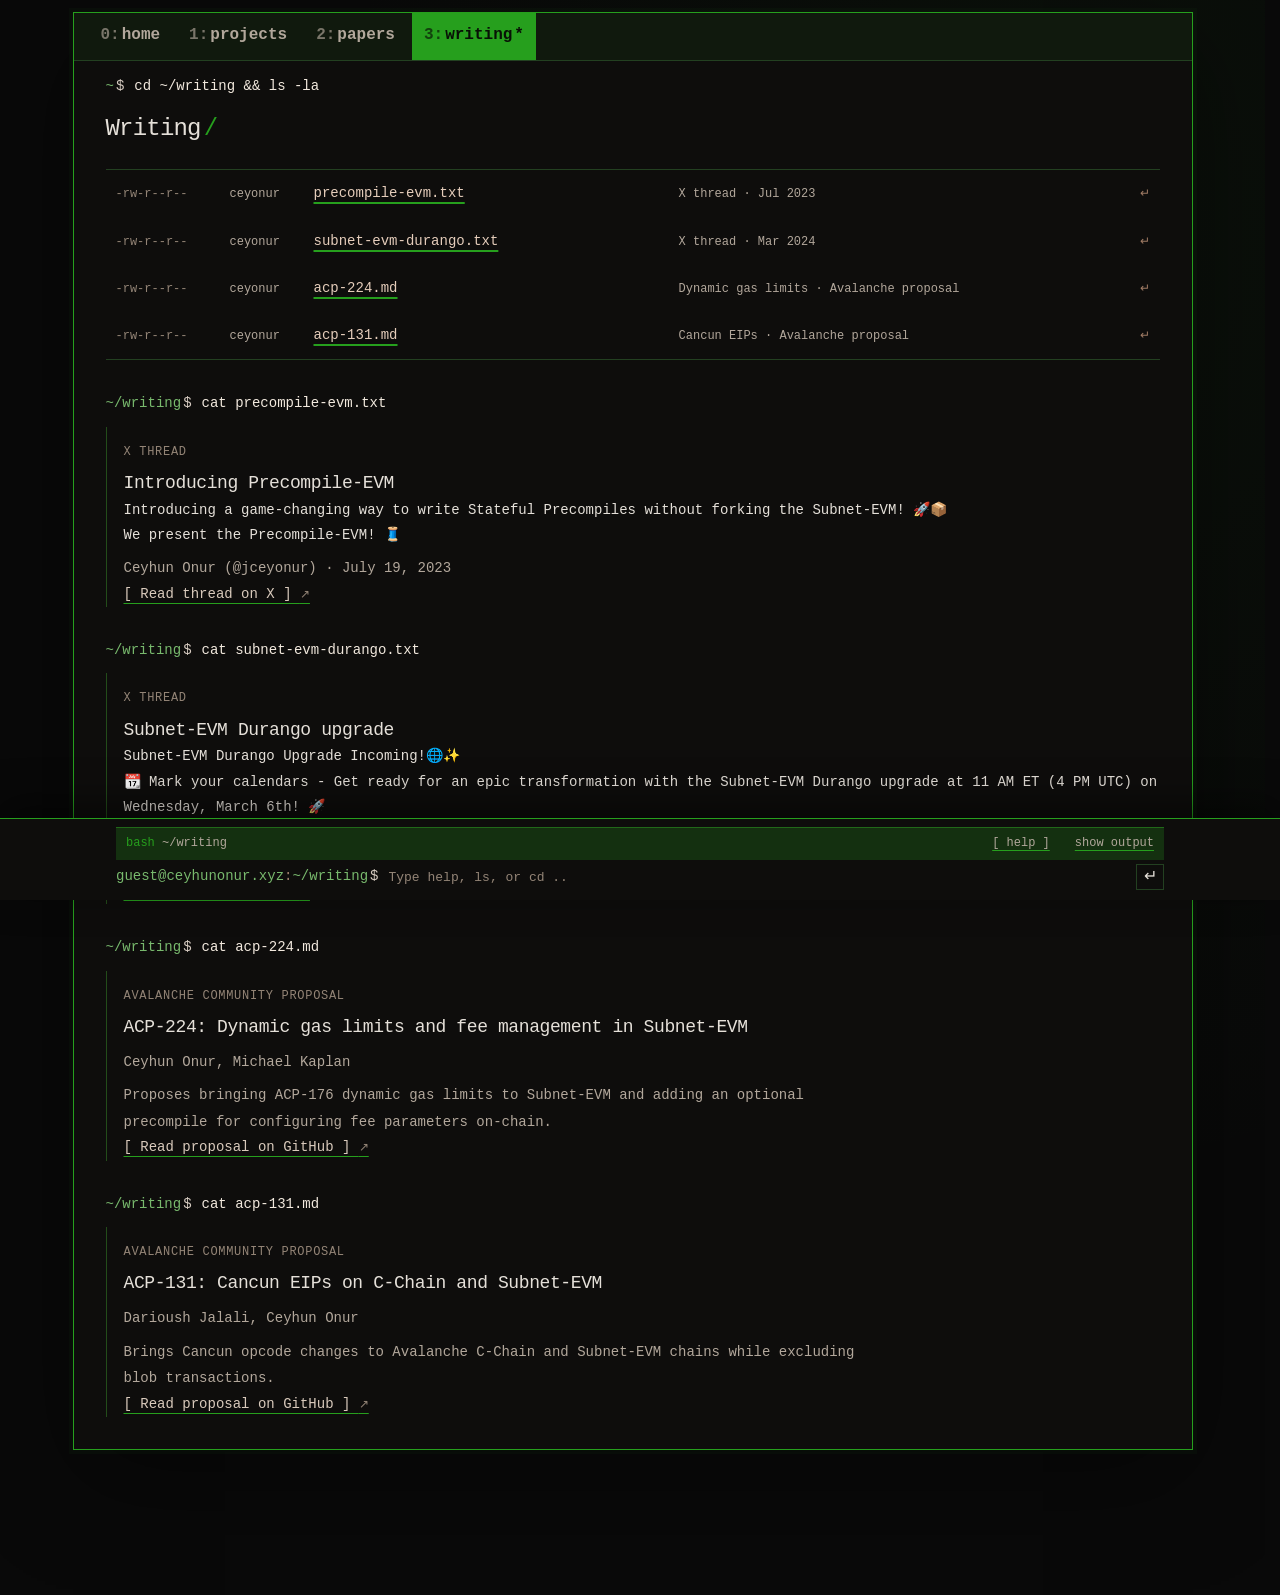
<file: writing/index.html>
<!doctype html>
<html lang="en">
<head>
  <meta charset="utf-8"><meta name="viewport" content="width=device-width, initial-scale=1"><meta name="color-scheme" content="dark">
  <meta name="description" content="Ceyhun Onur, Senior Software Engineer at Ava Labs, building Avalanche. Selected projects, blockchain research and writing.">
  <title>Writing — Ceyhun Onur</title><link rel="icon" href="../assets/favicon.svg" type="image/svg+xml"><link rel="stylesheet" href="../styles.css?v=2">
  <script src="../terminal.js?v=6" defer></script>
</head>
<body data-shell-directory="/writing">
  <a class="skip-link" href="#main">Skip to content</a>
  <div class="terminal-session">
    <header class="site-header"><nav class="session-tabs" aria-label="Directories"><a href="../index.html" data-directory="/"><span class="tab-index">0:</span>home<span class="tab-current" aria-hidden="true">*</span></a><a href="../projects/index.html" data-directory="/projects"><span class="tab-index">1:</span>projects<span class="tab-current" aria-hidden="true">*</span></a><a href="../papers/index.html" data-directory="/papers"><span class="tab-index">2:</span>papers<span class="tab-current" aria-hidden="true">*</span></a><a href="index.html" data-directory="/writing" class="active" aria-current="page"><span class="tab-index">3:</span>writing<span class="tab-current" aria-hidden="true">*</span></a></nav><span class="window-title screen-reader-only">~/writing — bash</span></header>
    <main id="main" class="terminal-body">
<section class="directory-page" id="writing" aria-labelledby="writing-title">
  <section aria-labelledby="writing-title">
    <div class="prompt"><span class="prompt-path">~/writing</span><span class="prompt-dollar">$</span><span class="prompt-command">ls -la</span></div>
    <h1 id="writing-title" class="page-title">Writing<span>/</span></h1>
    <ul class="file-list directory-index">
  <li><a class="file-row" href="#precompile-evm-post"><span class="permissions" aria-hidden="true">-rw-r--r--</span><span class="file-owner">ceyonur</span><span class="file-name">precompile-evm.txt</span><span class="file-description">X thread · Jul 2023</span><span class="file-arrow" aria-hidden="true">↵</span></a></li>
  <li><a class="file-row" href="#subnet-evm-durango-post"><span class="permissions" aria-hidden="true">-rw-r--r--</span><span class="file-owner">ceyonur</span><span class="file-name">subnet-evm-durango.txt</span><span class="file-description">X thread · Mar 2024</span><span class="file-arrow" aria-hidden="true">↵</span></a></li>
  <li><a class="file-row" href="#acp-224"><span class="permissions" aria-hidden="true">-rw-r--r--</span><span class="file-owner">ceyonur</span><span class="file-name">acp-224.md</span><span class="file-description">Dynamic gas limits · Avalanche proposal</span><span class="file-arrow" aria-hidden="true">↵</span></a></li>
  <li><a class="file-row" href="#acp-131"><span class="permissions" aria-hidden="true">-rw-r--r--</span><span class="file-owner">ceyonur</span><span class="file-name">acp-131.md</span><span class="file-description">Cancun EIPs · Avalanche proposal</span><span class="file-arrow" aria-hidden="true">↵</span></a></li>
</ul>
<section class="terminal-section directory-entry" id="precompile-evm-post">
  <div class="prompt"><span class="prompt-path">~/writing</span><span class="prompt-dollar">$</span><span class="prompt-command">cat precompile-evm.txt</span></div>
  <div class="command-output">
    <span class="sample-tag">X THREAD</span>
    <h2 id="precompile-evm-title">Introducing Precompile-EVM</h2>
    <blockquote cite="https://x.com/jceyonur/status/1681721384748322816">
      <p>Introducing a game-changing way to write Stateful Precompiles without forking the Subnet-EVM! 🚀📦<br>We present the Precompile-EVM! 🧵</p>
    </blockquote>
    <p class="authors">Ceyhun Onur (@jceyonur) · <time datetime="2023-07-19">July 19, 2023</time></p>
    <a class="placeholder-link" href="https://x.com/jceyonur/status/1681721384748322816">[ Read thread on X ] <span aria-hidden="true">↗</span></a>
  </div>
</section>
<section class="terminal-section directory-entry" id="subnet-evm-durango-post">
  <div class="prompt"><span class="prompt-path">~/writing</span><span class="prompt-dollar">$</span><span class="prompt-command">cat subnet-evm-durango.txt</span></div>
  <div class="command-output">
    <span class="sample-tag">X THREAD</span>
    <h2 id="durango-title">Subnet-EVM Durango upgrade</h2>
    <blockquote cite="https://x.com/jceyonur/status/1763652914898420062">
      <p>Subnet-EVM Durango Upgrade Incoming!🌐✨</p>
      <p>📆 Mark your calendars - Get ready for an epic transformation with the Subnet-EVM Durango upgrade at 11 AM ET (4 PM UTC) on Wednesday, March 6th! 🚀</p>
      <p>Precompile Developers, stay tuned in this thread to learn about new precompile upgrades!</p>
    </blockquote>
    <p class="authors">Ceyhun Onur (@jceyonur) · <time datetime="2024-03-01">March 1, 2024</time></p>
    <a class="placeholder-link" href="https://x.com/jceyonur/status/1763652914898420062">[ Read thread on X ] <span aria-hidden="true">↗</span></a>
  </div>
</section>
<section class="terminal-section directory-entry" id="acp-224">
  <div class="prompt"><span class="prompt-path">~/writing</span><span class="prompt-dollar">$</span><span class="prompt-command">cat acp-224.md</span></div>
  <div class="command-output">
    <span class="sample-tag">AVALANCHE COMMUNITY PROPOSAL</span>
    <h2 id="acp-224-title">ACP-224: Dynamic gas limits and fee management in Subnet-EVM</h2>
    <p class="authors">Ceyhun Onur, Michael Kaplan</p>
    <p>Proposes bringing ACP-176 dynamic gas limits to Subnet-EVM and adding an optional precompile for configuring fee parameters on-chain.</p>
    <a class="placeholder-link" href="https://github.com/avalanche-foundation/ACPs/blob/main/ACPs/224-dynamic-gas-limit-in-subnet-evm/README.md">[ Read proposal on GitHub ] <span aria-hidden="true">↗</span></a>
  </div>
</section>
<section class="terminal-section directory-entry" id="acp-131">
  <div class="prompt"><span class="prompt-path">~/writing</span><span class="prompt-dollar">$</span><span class="prompt-command">cat acp-131.md</span></div>
  <div class="command-output">
    <span class="sample-tag">AVALANCHE COMMUNITY PROPOSAL</span>
    <h2 id="acp-131-title">ACP-131: Cancun EIPs on C-Chain and Subnet-EVM</h2>
    <p class="authors">Darioush Jalali, Ceyhun Onur</p>
    <p>Brings Cancun opcode changes to Avalanche C-Chain and Subnet-EVM chains while excluding blob transactions.</p>
    <a class="placeholder-link" href="https://github.com/avalanche-foundation/ACPs/tree/main/ACPs/131-cancun-eips">[ Read proposal on GitHub ] <span aria-hidden="true">↗</span></a>
  </div>
</section>
  </section>
</section>
<details id="command-console" class="command-console"><summary><span class="prompt"><span class="prompt-path">~</span><span class="prompt-dollar">$</span><span class="prompt-command">help <span class="block-cursor" aria-hidden="true"></span></span></span><span class="command-invitation">command reference <span class="command-state" aria-hidden="true"></span></span></summary><div class="command-help" id="command-help"><p class="comment command-help-intro"># Select a command to run it. Keyboard: Tab to select, Enter to open.</p><nav class="command-choices" aria-label="Terminal commands"><a class="command-choice" href="../index.html"><code>cd ~</code><span>home directory</span><b aria-hidden="true">↵</b></a><a class="command-choice" href="../projects/index.html"><code>cd ~/projects</code><span>selected repositories</span><b aria-hidden="true">↵</b></a><a class="command-choice" href="../papers/index.html"><code>cd ~/papers</code><span>publications & research</span><b aria-hidden="true">↵</b></a><a class="command-choice" href="index.html"><code>cd ~/writing</code><span>posts &amp; proposals</span><b aria-hidden="true">↵</b></a><a class="command-choice" href="../index.html"><code>whoami</code><span>read the bio</span><b aria-hidden="true">↵</b></a><a class="command-choice" href="../index.html#links"><code>cat ~/links.txt</code><span>socials & contact</span><b aria-hidden="true">↵</b></a></nav><details class="tree-command"><summary><code>tree ~</code><span>show the directory tree</span></summary><ul class="directory-tree" aria-label="Website directory tree"><li><span aria-hidden="true">├── </span><a href="../projects/index.html">projects/</a></li><li><span aria-hidden="true">├── </span><a href="../papers/index.html">papers/</a></li><li><span aria-hidden="true">├── </span><a href="index.html">writing/</a><ul><li><span aria-hidden="true">│   ├── </span><a href="index.html#precompile-evm-post">precompile-evm.txt</a></li><li><span aria-hidden="true">│   ├── </span><a href="index.html#subnet-evm-durango-post">subnet-evm-durango.txt</a></li><li><span aria-hidden="true">│   ├── </span><a href="index.html#acp-224">acp-224.md</a></li><li><span aria-hidden="true">│   └── </span><a href="index.html#acp-131">acp-131.md</a></li></ul></li><li><span aria-hidden="true">└── </span><a href="../index.html#links">links.txt</a></li></ul></details></div></details>

</main>
    <footer class="typed-console" id="typed-console" aria-label="Interactive website terminal" hidden>
  <div class="terminal-dock-inner">
    <div class="terminal-dock-toolbar status-bar"><span>~/writing</span><nav class="window-actions terminal-actions" aria-label="Terminal actions"><a class="help-jump" href="#command-help">[ help ]</a><button id="terminal-toggle" type="button" aria-controls="terminal-panel" aria-expanded="false">show output</button></nav></div>
    <div id="terminal-panel" hidden><div id="terminal-output" class="terminal-transcript" role="log" aria-live="polite" aria-label="Command output"></div><p class="typed-keyboard-hint" id="terminal-keyboard-hint">Enter: run · Tab: complete · ↑/↓: history</p></div>
    <form id="terminal-form" class="typed-form"><label class="typed-prompt" id="terminal-open" for="terminal-input"><span class="prompt-user">guest@ceyhunonur.xyz</span><span class="prompt-colon">:</span><span class="prompt-path" id="typed-path">~</span><span class="prompt-dollar">$</span></label><input id="terminal-input" type="text" name="command" maxlength="200" placeholder="Type help, ls, or cd projects" autocomplete="off" autocapitalize="off" spellcheck="false" aria-label="Terminal command"><button class="terminal-submit" type="submit" aria-label="Run command">↵</button></form>
  </div>
</footer>
  </div>
  
  
</body>
</html>
</file>
<file: styles.css>
/* Static terminal with an optional local command helper. Permanent accent: #269F1D. */
:root {
  --accent: #269F1D;
  --on-accent: #081006;
  --bg: #090909;
  --screen: #0e0d0c;
  --text: #e5e0d9;
  --muted: #b2a79b;
  --faint: #938476;
  --line: color-mix(in srgb, var(--accent) 24%, #222222);
  --accent-wash: color-mix(in srgb, var(--accent) 35%, #0e0d0c);
  --mono: 'Cascadia Code', 'SFMono-Regular', Consolas, 'Liberation Mono', monospace;
  color-scheme: dark;
}
* { box-sizing: border-box; }
html { scroll-behavior: smooth; scroll-padding-top: 24px; }
body {
  margin: 0;
  min-height: 100vh;
  background: radial-gradient(ellipse at 85% 15%, color-mix(in srgb, var(--accent) 5%, transparent), transparent 50%), var(--bg);
  color: var(--text);
  font:14px/1.8 var(--mono);
  -webkit-font-smoothing: antialiased;
  padding: 29px 36px 22px;
}
a { color: inherit; text-decoration: none; }
a:hover { color: #fff; }
a:focus-visible, summary:focus-visible { outline: 1px solid #c6b9ac; outline-offset: 5px; }
::selection { background: var(--accent); color: var(--on-accent, #fff); }
h1,h2,p,pre,blockquote,dl,dd,ul { margin: 0; }
ul { list-style: none; padding: 0; }
pre { font-family: var(--mono); }
.skip-link { position: fixed; top: -80px; left: 30px; z-index: 5; background: var(--accent); padding: 8px 15px; }
.skip-link:focus { top: 10px; }
.desktop-label, .desktop-footer {
  max-width: 1120px; margin: 0 auto; display: flex; justify-content: space-between; align-items: center;
  color: var(--faint); font-size: 12px; line-height: 1.5; letter-spacing: .8px;
}
.desktop-label { margin-bottom: 13px; }
.desktop-label span:first-child::before { content: ''; display: inline-block; width: 5px; height: 5px; background: var(--accent); margin-right: 9px; }
.desktop-footer { margin-top: 13px; font-size: 12px; letter-spacing: .2px; }
.terminal-session {
  max-width: 1120px; margin: 0 auto; border: 1px solid var(--accent); background: var(--screen);
  box-shadow: 0 0 0 4px color-mix(in srgb, var(--accent) 4%, transparent), 0 30px 100px #0006; min-width: 0;
}
.window-bar {
  height: 36px; display: grid; grid-template-columns: 110px 1fr 110px; align-items: center;
  background: color-mix(in srgb, var(--accent) 24%, #0e0d0c); border-bottom: 1px solid color-mix(in srgb, var(--accent) 60%, #1a1714); padding: 0 15px; gap: 12px;
}
.window-controls { display: flex; gap: 6px; }
.window-controls i { width: 7px; height: 7px; display: block; border: 1px solid color-mix(in srgb, var(--accent) 65%, #8a7b6e); }
.window-controls i:first-child { background: var(--accent); border-color: var(--accent); }
.window-title { font-size: 12px; text-align: center; color: #bba89b; overflow: hidden; white-space: nowrap; text-overflow: ellipsis; }
.window-mode { color: var(--faint); font-size: 12px; text-align: right; }
.session-tabs { display: flex; flex-wrap: wrap; align-items: stretch; min-height: 37px; background: color-mix(in srgb, var(--accent) 8%, #0e0d0c); border-bottom: 1px solid var(--line); padding: 0 15px; gap: 5px; }
.session-name { font-size: 12px; line-height: 37px; color: var(--muted); margin-right: 21px; }
.session-tabs a { font-size: 12px; padding: 8px 12px; color: var(--muted); border-bottom: 2px solid transparent; display: flex; gap: 2px; align-items: center; }
.session-tabs a.active { background: var(--accent); border-color: var(--accent); color: var(--on-accent, #f4e5dc); }
.session-tabs a:hover { background: color-mix(in srgb, var(--accent) 40%, #181511); color: #fff; }
.session-tabs a.active:hover { background: var(--accent); }
.tab-index { opacity: .65; }
.location-bar { display: flex; justify-content: space-between; align-items: center; gap: 14px; padding: 16px 36px 0; }
.breadcrumb { display: flex; flex-wrap: wrap; gap: 9px; color: var(--muted); font-size: 12px; }
.breadcrumb a { text-decoration: underline; text-decoration-color: var(--accent); text-underline-offset: 4px; }
.breadcrumb>span:not(:last-child) { color: var(--faint); }
.sample-badge { font-size: 12px; letter-spacing: .8px; color: var(--faint); white-space: nowrap; }
.terminal-body { padding: 28px 36px 24px; min-height: 520px; position: relative; }
.prompt { display: flex; flex-wrap: wrap; align-items: baseline; font-size: 12px; line-height: 1.9; }
.prompt-user { color: #d3bbae; }
.at, .prompt-colon { color: #9d7d69; }
.prompt-path { color: #b8a69a; }
.prompt-dollar { color: #d6cbc1; margin: 0 10px 0 2px; }
.prompt-command { color: #f2e9de; overflow-wrap: anywhere; }
.identity-output { display: grid; grid-template-columns: 286px minmax(0,1fr); gap: 35px; padding: 26px 0 16px; align-items: center; }
.ascii-art { font:16px/1.21 var(--mono); letter-spacing: 0; white-space: pre; color: var(--accent); text-shadow: 0 0 24px color-mix(in srgb, var(--accent) 20%, transparent); }
.identity-info { max-width: 510px; }
.identity-info h1 { font-size: 21px; line-height: 1.5; font-weight: 600; letter-spacing: -.8px; display: inline-block; padding-bottom: 7px; border-bottom: 1px dashed color-mix(in srgb, var(--accent) 55%, #443b33); }
.identity-subtitle { font-size: 12px; color: var(--muted); margin-top: 7px; }
.profile-data { margin-top: 15px; font-size: 12px; }
.profile-data>div { display: grid; grid-template-columns: 80px 1fr; gap: 12px; margin-top: 3px; }
.profile-data dt { color: var(--faint); }
.profile-data dt::after { content: ':'; }
.profile-data dd { color: var(--text); }
.status-square { width: 5px; height: 5px; display: inline-block; margin-left: 8px; background: var(--accent); vertical-align: middle; }
.terminal-section { margin-top: 30px; scroll-margin-top: 25px; }
.command-output { padding: 12px 0 0 17px; border-left: 1px solid color-mix(in srgb, var(--accent) 36%, #211d18); margin: 10px 0 0 0; }
.bio-output { max-width: 790px; font-size: 12px; line-height: 1.9; }
.comment { color: var(--faint); font-size: 12px; line-height: 1.9; }
.bio-output .comment { margin-top: 11px; }
.output-caption { font-weight: 400; font-size: 12px; color: var(--faint); margin: 10px 0 7px; }
.file-list { border-top: 1px solid var(--line); border-bottom: 1px solid var(--line); margin-top: 10px; }
.file-row { display: grid; grid-template-columns: 94px 48px minmax(160px,1fr) minmax(180px,1.25fr) 18px; align-items: baseline; column-gap: 17px; padding: 11px 10px; font-size: 12px; border-bottom: 1px solid color-mix(in srgb, var(--accent) 14%, #22201c); }
.file-row:last-child { border-bottom: 0; }
.file-row:hover { background: color-mix(in srgb, var(--accent) 9%, transparent); }
.permissions { color: var(--faint); font-size: 12px; }
.file-owner { color: var(--muted); font-size: 12px; }
.file-name { color: #e5cdbb; font-weight: 500; width: fit-content; text-decoration: underline; text-decoration-color: var(--accent); text-underline-offset: 5px; text-decoration-thickness: 2px; overflow-wrap: anywhere; }
.file-name:hover { color: #fff; background: var(--accent); }
.file-description { color: var(--muted); font-size: 12px; }
.file-arrow { color: #a17c65; text-align: right; font-size: 12px; }
.social-output { display: flex; flex-wrap: wrap; gap: 24px; padding: 12px 0 0 17px; }
.placeholder-link { color: #d9cabc; font-size: 12px; display: inline-block; text-decoration: underline; text-decoration-color: var(--accent); text-underline-offset: 5px; }
.placeholder-link>span { color: var(--faint); font-size: 12px; }
.placeholder-link:hover { color: #fff; background: color-mix(in srgb, var(--accent) 20%, transparent); }
.exit-prompt { margin-top: 33px; padding-top: 14px; border-top: 1px solid var(--line); display: flex; justify-content: space-between; align-items: baseline; gap: 16px; }
.block-cursor { display: inline-block; width: 7px; height: 12px; background: var(--accent); vertical-align: middle; animation: cursor 1.5s steps(1) infinite; }
.navigation-hint { font-size: 12px; color: var(--faint); text-align: right; }
.status-bar { display: flex; align-items: center; gap: 16px; padding: 8px 15px; border-top: 1px solid color-mix(in srgb, var(--accent) 60%, #1a1714); background: color-mix(in srgb, var(--accent) 24%, #0e0d0c); color: #a99483; font-size: 12px; }
.status-bar>a { color: #e1c7b7; }
.status-right { margin-left: auto; }
.footer-divider { color: color-mix(in srgb, var(--accent) 40%, #695c4f); margin: 0 12px; }
.template-notice { display: none; padding: 18px; background: color-mix(in srgb, var(--accent) 25%, #13120f); border: 1px solid var(--accent); margin-top: 24px; scroll-margin-top: 24px; }
.template-notice:target { display: block; }
.template-notice h2 { font-size: 12px; font-weight: 500; }
.template-notice p { font-size: 12px; color: var(--muted); max-width: 700px; margin: 8px 0 12px; }
.template-notice a { font-size: 12px; text-decoration: underline; text-underline-offset: 4px; }
.parent-command { display: inline-flex; gap: 9px; font-size: 12px; color: var(--text); margin-bottom: 28px; }
.parent-command>span:first-child { color: var(--faint); }
.parent-command:hover { background: color-mix(in srgb, var(--accent) 20%, transparent); }
.command-comment { color: var(--faint); font-size: 12px; margin-left: 8px; }
.page-title { font-size: 24px; line-height: 1.5; font-weight: 500; letter-spacing: -.8px; margin-top: 17px; }
.page-title>span { color: var(--accent); margin-left: 3px; }
.page-intro { margin-top: 5px; }
.directory-index { margin-top: 22px; }
.sample-tag { font-size: 12px; letter-spacing: .7px; color: var(--faint); }
.command-output h2 { font-size: 16px; font-weight: 500; line-height: 1.7; margin-top: 5px; letter-spacing: -.4px; }
.command-output>p { color: var(--muted); font-size: 12px; max-width: 750px; margin-top: 7px; line-height: 1.9; }
.record-meta { display: flex; flex-wrap: wrap; gap: 20px; font-size: 12px; color: var(--faint); margin: 12px 0; }
.publication { display: grid; grid-template-columns: 60px minmax(0,1fr); gap: 24px; padding: 26px 0; border-bottom: 1px solid var(--line); }
.publication-index { font-size: 12px; color: #bd9f89; padding-top: 3px; }
.publication-index span { display: block; font-size: 12px; color: var(--faint); margin-top: 9px; }
.publication-content h2 { font-size: 16px; line-height: 1.6; font-weight: 500; margin-top: 6px; max-width: 780px; }
.authors { font-size: 12px; color: var(--muted); margin-top: 10px; }
.venue { font-size: 12px; color: var(--faint); margin-top: 3px; }
.publication-links { display: flex; gap: 20px; margin-top: 15px; }
.abstract { margin-top: 17px; }
.abstract p { border-left: 2px solid var(--accent); padding: 10px 14px; background: color-mix(in srgb, var(--accent) 16%, #11100e); font-size: 12px; color: var(--muted); max-width: 760px; line-height: 1.9; }
.article-preview { padding-top: 14px; padding-bottom: 9px; }
.inline-command { display: inline-block; margin-top: 20px; font-size: 12px; color: #e4c5af; background: color-mix(in srgb, var(--accent) 28%, #17130f); padding: 4px 9px; border-left: 2px solid var(--accent); }
.inline-command>span { color: var(--faint); margin-left: 12px; }
.inline-command:hover { background: var(--accent); color: #fff; }
.note-output { margin-top: 28px; display: grid; grid-template-columns: 55px 1fr; gap: 22px; padding: 25px 0; border-top: 1px solid var(--line); border-bottom: 1px solid var(--line); }
.note-index { color: #ba9c85; font-size: 12px; padding-top: 3px; }
.note-index>span { display: block; font-size: 12px; color: var(--faint); margin-top: 9px; }
.note-output blockquote { max-width: 680px; font-size: 19px; letter-spacing: -.6px; line-height: 1.7; border-left: 2px solid var(--accent); padding-left: 18px; }
.note-output .comment { margin: 16px 0; font-size: 12px; }
.article-body { max-width: 950px; }
.article-heading { padding: 23px 0 24px 17px; border-left: 1px solid color-mix(in srgb, var(--accent) 36%, #211d18); margin-top: 14px; }
.article-heading h1 { font-size: 30px; line-height: 1.4; letter-spacing: -1px; font-weight: 500; max-width: 700px; margin-top: 10px; }
.article-lead { font-size: 13px; color: var(--muted); max-width: 730px; margin-top: 16px; line-height: 1.9; }
.article-copy { max-width: 760px; padding-left: 18px; }
.article-copy p { font-size: 12px; line-height: 2; color: #c9beb2; margin-top: 22px; }
.article-copy h2 { font-size: 19px; font-weight: 500; letter-spacing: -.5px; margin-top: 34px; }
.article-copy h2>span { color: #a58c78; font-weight: 400; margin-right: 8px; }
.article-copy blockquote { margin-top: 25px; border-left: 2px solid var(--accent); padding: 16px 20px; background: color-mix(in srgb, var(--accent) 23%, #16130f); color: #dbcbba; font-size: 12px; line-height: 1.9; }
.article-copy .article-end { border-top: 1px solid var(--line); padding-top: 20px; margin-top: 32px; color: var(--faint); font-size: 12px; }
@keyframes cursor { 0%,60% { opacity: 1; } 61%,100% { opacity: 0; } }
@media(min-width:1500px) {
  body { padding-top: 44px; }
  .terminal-body { padding: 33px 44px 27px; }
  .location-bar { padding: 18px 44px 0; }
  .identity-output { grid-template-columns: 315px 1fr; gap: 45px; padding-top: 30px; }
  .ascii-art { font-size: 18px; }
}
@media(max-width:940px) {
  body { padding: 20px 22px; }
  .terminal-body { padding: 25px 26px; }
  .location-bar { padding-left: 26px; padding-right: 26px; }
  .identity-output { grid-template-columns: 240px 1fr; gap: 24px; }
  .ascii-art { font-size: 13px; }
  .identity-subtitle { font-size: 12px; }
  .profile-data { font-size: 12px; }
  .profile-data>div { grid-template-columns: 65px 1fr; gap: 8px; }
  .file-row { grid-template-columns: 84px 35px minmax(150px,1fr) minmax(120px,1fr) 12px; gap: 12px; }
  .session-name { margin-right: 8px; }
  .session-tabs a { padding-left: 9px; padding-right: 9px; }
  .file-owner { font-size: 12px; }
}
@media(max-width:700px) {
  body { padding: 12px 12px 16px; }
  .desktop-label { margin-bottom: 10px; font-size: 12px; letter-spacing: .4px; }
  .window-bar { height: 32px; grid-template-columns: 42px minmax(0,1fr) 42px; padding: 0 10px; gap: 6px; }
  .window-controls { gap: 4px; }
  .window-controls i { width: 5px; height: 5px; }
  .window-title { font-size: 12px; }
  .window-mode { display: none; }
  .session-tabs { padding: 0 7px; gap: 0; min-height: 34px; justify-content: space-between; }
  .session-name { display: none; }
  .session-tabs a { padding: 8px 7px; font-size: 12px; }
  .location-bar { padding: 12px 18px 0; gap: 10px; align-items: start; }
  .breadcrumb { font-size: 12px; gap: 6px; }
  .sample-badge { font-size: 12px; line-height: 1.9; letter-spacing: .3px; }
  .terminal-body { padding: 23px 18px 20px; min-height: 480px; }
  .prompt { font-size: 12px; line-height: 1.8; }
  .prompt-dollar { margin-right: 7px; }
  .identity-output { grid-template-columns: 1fr; gap: 25px; padding: 25px 0 7px; }
  .ascii-art { font-size: 15px; line-height: 1.2; }
  .identity-info h1 { font-size: 21px; }
  .identity-subtitle { font-size: 12px; }
  .profile-data { font-size: 12px; }
  .profile-data>div { grid-template-columns: 72px 1fr; gap: 9px; margin-top: 4px; }
  .terminal-section { margin-top: 26px; }
  .command-output { padding-left: 12px; }
  .bio-output { font-size: 12px; }
  .comment { font-size: 12px; }
  .desktop-break { display: none; }
  .output-caption { font-size: 12px; margin-top: 10px; }
  .file-row { grid-template-columns: minmax(0,1fr) 14px; column-gap: 10px; row-gap: 3px; padding: 12px 5px; }
  .permissions,.file-owner { display: none; }
  .file-name { grid-column: 1; grid-row: 1; font-size: 12px; max-width: 100%; }
  .file-description { grid-column: 1; grid-row: 2; font-size: 12px; }
  .file-arrow { grid-column: 2; grid-row: 1/3; align-self: center; }
  .social-output { gap: 17px; padding-left: 12px; }
  .placeholder-link { font-size: 12px; }
  .social-output .placeholder-link { font-size: 12px; }
  .exit-prompt { margin-top: 28px; flex-wrap: wrap; gap: 8px; }
  .navigation-hint { text-align: left; font-size: 12px; width: 100%; }
  .status-bar { padding: 8px 10px; font-size: 12px; gap: 10px; }
  .footer-divider { margin: 0 6px; }
  .status-right { font-size: 12px; }
  .desktop-footer { font-size: 12px; gap: 12px; }
  .parent-command { font-size: 12px; margin-bottom: 23px; gap: 6px; }
  .command-comment { font-size: 12px; margin-left: 4px; }
  .page-title { font-size: 21px; margin-top: 17px; }
  .page-intro { font-size: 12px; margin-top: 6px; }
  .command-output h2 { font-size: 15px; }
  .command-output>p { font-size: 12px; }
  .record-meta { font-size: 12px; gap: 14px; }
  .publication { grid-template-columns: 33px minmax(0,1fr); gap: 12px; padding: 23px 0; }
  .publication-index { font-size: 12px; }
  .publication-index>span { font-size: 12px; }
  .publication-content h2 { font-size: 14px; }
  .authors { font-size: 12px; }
  .venue { font-size: 12px; }
  .abstract p { font-size: 12px; padding: 10px 12px; }
  .note-output { grid-template-columns: 28px minmax(0,1fr); gap: 13px; }
  .note-index { font-size: 12px; }
  .note-index>span { font-size: 12px; }
  .note-output blockquote { font-size: 16px; padding-left: 12px; }
  .note-output .comment { font-size: 12px; }
  .article-heading { padding-left: 12px; }
  .article-heading h1 { font-size: 25px; }
  .article-lead { font-size: 12px; }
  .article-copy { padding-left: 0; }
  .article-copy p { font-size: 12px; }
  .article-copy h2 { font-size: 17px; }
  .article-copy blockquote { font-size: 12px; padding: 14px; }
  .article-copy .article-end { font-size: 12px; }
}
@media(max-width:360px) {
  body { padding-left: 7px; padding-right: 7px; }
  .terminal-body { padding-left: 13px; padding-right: 13px; }
  .session-tabs a { padding-left: 5px; padding-right: 5px; }
  .ascii-art { font-size: 13px; }
  .profile-data { font-size: 12px; }
}
@media(prefers-reduced-motion:reduce) {
  html { scroll-behavior: auto; }
  .block-cursor { animation: none; }
}

/* The classic portrait is 72 columns of actual text, with no image or script. */
.identity-output:has(.ascii-portrait) {
  grid-template-columns: 195px minmax(0, 1fr);
  gap: 24px;
  padding-top: 24px;
  padding-bottom: 8px;
}
.ascii-art.ascii-portrait {
  font-family: Consolas, 'Liberation Mono', monospace;
  font-size: 4.32px;
  font-weight: 400;
  line-height: 1;
  letter-spacing: 0;
  color: var(--accent);
  text-shadow: none;
  width: fit-content;
  max-width: 100%;
}
@media(max-width:940px) {
  .identity-output:has(.ascii-portrait) { grid-template-columns: 172px minmax(0, 1fr); gap: 20px; }
  .ascii-art.ascii-portrait { font-size: 3.84px; }
}
@media(max-width:700px) {
  .identity-output:has(.ascii-portrait) { grid-template-columns: minmax(0, 1fr); gap: 25px; }
  .ascii-art.ascii-portrait { font-size: clamp(2.64px, 0.816vw, 4.32px); }
}

/* Native command console: details/summary, normal links, and keyboard navigation. */
.skip-link{color:var(--on-accent)}
.session-tabs a.active:hover,.file-name:hover,.inline-command:hover{color:var(--on-accent)}
.prompt-user,.prompt-path{color:color-mix(in srgb,var(--accent) 55%,#ddd8ce)}
.window-mode.help-jump{color:var(--muted);text-decoration:underline;text-decoration-color:var(--accent);text-underline-offset:4px}
.command-console{margin-top:30px;border-top:1px solid var(--line);scroll-margin-top:24px}
.command-console>summary{list-style:none;display:flex;justify-content:space-between;align-items:center;gap:16px;padding:14px 0 5px;cursor:pointer}
.command-console>summary::-webkit-details-marker{display:none}
.command-console>summary:focus-visible{outline:1px solid #c6b9ac;outline-offset:5px}
.command-console>summary:hover .prompt-command{text-decoration:underline;text-decoration-color:var(--accent);text-underline-offset:4px}
.command-invitation{font-size: 12px;color:var(--muted);white-space:nowrap}
.command-state::after{content:'[+]';margin-left:8px;color:var(--text)}
.command-console[open] .command-state::after{content:'[−]'}
.command-help{margin:12px 0 0;padding:13px 17px 15px;border-left:2px solid var(--accent);background:color-mix(in srgb,var(--accent) 4%,var(--screen))}
.command-help-intro{font-size: 12px;margin-bottom:13px}
.command-choices{display:flex;flex-direction:column;gap:1px}
.command-choice{display:grid;grid-template-columns:210px minmax(0,1fr) 14px;gap:20px;align-items:baseline;padding:7px 8px;font-size: 12px}
.command-choice code,.tree-command code{font:inherit;color:var(--text)}
.command-choice>span{font-size: 12px;color:var(--muted)}
.command-choice>b{font-weight:400;color:var(--muted);font-size: 12px}
.command-choice:hover,.command-choice:focus-visible{background:color-mix(in srgb,var(--accent) 16%,transparent)}
.tree-command{margin-top:12px;border-top:1px solid var(--line);padding-top:10px}
.tree-command>summary{display:list-item;cursor:pointer;width:fit-content;font-size: 12px;margin-left:8px}
.tree-command>summary>span{font-size: 12px;color:var(--muted);margin-left:20px}
.directory-tree{margin:12px 0 0 8px;font-size: 12px;line-height:2;color:var(--muted)}
.directory-tree>li>ul{margin-left:0}.directory-tree li>span{white-space:pre;color:var(--faint)}
.directory-tree a{text-decoration:underline;text-decoration-color:var(--accent);text-underline-offset:4px;color:var(--text)}
@media(max-width:700px){.command-console>summary{gap:10px;align-items:baseline;flex-wrap:wrap}.command-invitation{font-size: 12px}.command-help{padding:12px 9px}.command-help-intro{font-size: 12px}.command-choice{grid-template-columns:minmax(0,1fr) 12px;gap:2px 8px;padding:8px 5px;font-size: 12px}.command-choice>span{grid-column:1;grid-row:2;font-size: 12px}.command-choice>b{grid-column:2;grid-row:1/3}.tree-command>summary{font-size: 12px}.tree-command>summary>span{font-size: 12px;margin-left:8px}.directory-tree{font-size: 12px}}

/* Optional typed navigator, integrated into the page's final prompt line. */
.typed-console[hidden]{display:none!important}
#terminal-open{display:none}.has-command-reader #terminal-open{display:flex}
.has-command-reader .command-console{display:none}
.window-bar{grid-template-columns:110px minmax(0,1fr) 160px}
.window-actions{display:flex;justify-content:flex-end;gap:15px;font-size: 12px;white-space:nowrap}
.window-actions>a{color:var(--muted);text-decoration:underline;text-decoration-color:var(--accent);text-underline-offset:4px}
.typed-console{margin-top:30px;padding-top:15px;border-top:1px solid var(--line);scroll-margin-top:24px}
.terminal-transcript{padding:0;margin:0 0 12px}
.terminal-result{font:14px/1.8 var(--mono);color:var(--text);margin:0 0 12px;white-space:pre-wrap;overflow-wrap:anywhere}
.terminal-echo{color:color-mix(in srgb,var(--accent) 55%,#ddd8ce);margin-bottom:3px}
.terminal-error{color:#e5bca3}.terminal-welcome{font-size: 12px;color:var(--muted)}
.typed-form{display:flex;align-items:center;gap:0;padding:5px 0;margin:0}
.typed-prompt{display:flex;align-items:baseline;font:14px/1.7 var(--mono);white-space:nowrap;flex-shrink:0}
.typed-form input{min-width:0;flex:1;width:100%;background:transparent;border:0;border-radius:0;padding:3px 0;color:#f1efe7;font:14px/1.5 var(--mono);caret-color:var(--accent)}
.typed-form input::placeholder{color:var(--faint);font-size: 12px}
.typed-form input:focus{outline:none}
.typed-form:focus-within .typed-prompt{color:var(--accent)}
.terminal-submit{flex-shrink:0;border:1px solid var(--line);background:transparent;color:var(--text);font:16px/1 var(--mono);width:28px;height:26px;margin-left:10px;cursor:pointer}
.terminal-submit:hover{background:var(--accent);color:var(--on-accent)}
.typed-keyboard-hint{font:14px/1.6 var(--mono);color:var(--faint);margin:0 0 7px}
.typed-console button:focus-visible{outline:1px solid #c6b9ac;outline-offset:3px}
@media(max-width:700px){.window-bar{grid-template-columns:30px minmax(0,1fr) 112px}.window-actions{display:flex;gap:7px;font-size: 12px}.window-title{font-size: 12px}.typed-console{margin-top:26px}.typed-form{display:grid;grid-template-columns:minmax(0,1fr) 28px;gap:5px 8px}.typed-prompt{font-size: 12px;grid-column:1/-1;width:auto;white-space:normal;flex-wrap:wrap}.typed-form input{grid-column:1;flex:none;width:100%;font-size: 16px}.typed-form input::placeholder{font-size: 12px}.terminal-submit{grid-column:2;margin-left:0}.terminal-result{font-size: 12px}.typed-keyboard-hint{font-size: 12px}}

/* Readable text, compact ASCII link icons, and native experience output. */
.identity-info { max-width: 720px; min-width: 0; }
.identity-output:has(.ascii-portrait) { align-items: start; }
.bio-output { font-size: 14px; line-height: 1.85; margin-top: 18px; }
.bio-output p + p { margin-top: 12px; }
.bio-output .placeholder-link { font-size: inherit; }
.command-output > p, .abstract p, .article-copy p, .article-copy blockquote { font-size: 14px; }
.prompt, .typed-prompt, .file-name, .placeholder-link, .inline-command { font-size: 14px; }
.identity-subtitle, .profile-data { font-size: 13px; }
.profile-data > div { grid-template-columns: 80px minmax(0, 1fr); }
.file-row { grid-template-columns: 100px 70px minmax(175px, 1fr) minmax(190px, 1.25fr) 18px; gap: 14px; }
.window-bar { grid-template-columns: 30px minmax(0,1fr) 190px; height: 44px; }
.window-actions { font-size: 12px; }
.typed-form input { font-size: 16px; }
.typed-keyboard-hint { font-size: 12px; }
.typed-form input::placeholder { font-size: 13px; }
.social-output { align-items: center; gap: 20px 28px; }
.publication-links { flex-wrap: wrap; }
@media(max-width:1000px) {
  .file-row { grid-template-columns: 96px 65px minmax(0,1fr) 18px; gap: 8px 12px; }
  .file-description { grid-column: 3; grid-row: 2; }
  .file-arrow { grid-column: 4; grid-row: 1/3; }
}
@media(max-width:700px) {
  .window-bar { height: auto; min-height: 67px; grid-template-columns: 24px minmax(0,1fr); gap: 3px 8px; padding-top: 8px; padding-bottom: 8px; }
  .window-controls { grid-column: 1; grid-row: 1; }
  .window-title { grid-column: 2; grid-row: 1; text-align: left; }
  .window-actions { grid-column: 2; grid-row: 2; justify-content: flex-start; gap: 18px; }
  .session-tabs a { font-size: 12px; }
  .location-bar { flex-wrap: wrap; }
  .sample-badge { white-space: normal; }
  .desktop-label { flex-wrap: wrap; gap: 5px 12px; }
  .desktop-footer { flex-wrap: wrap; }
  .status-bar { flex-wrap: wrap; }
  .status-right { margin-left: 0; width: 100%; font-size: 12px; }
  .file-row { grid-template-columns: minmax(0,1fr) 18px; }
  .file-name, .file-description { grid-column: 1; }
  .file-arrow { grid-column: 2; }
  .social-output .placeholder-link { font-size: 14px; }
  .typed-prompt { font-size: 13px; }
  .command-choice { grid-template-columns: minmax(0,1fr) 14px; }
  .tree-command > summary > span { display: block; margin-left: 0; }
}

/* Static, local favicon glyph art and a terminal table inside whoami. */
.site-favicon { display: inline-block; width: 22px; height: 22px; object-fit: contain; vertical-align: middle; margin-right: 8px; }
.whoami-career { margin-top: 26px; }
.terminal-table-wrap { max-width: 100%; overflow-x: auto; padding-bottom: 4px; scrollbar-color: var(--accent) var(--screen); }
.terminal-table-wrap:focus-visible { outline: 1px solid var(--accent); outline-offset: 4px; }
.terminal-table { width: max-content; font: 13px/1.75 var(--mono); color: var(--text); white-space: pre; letter-spacing: 0; }
.table-scroll-hint { display: none; color: var(--faint); font-size: 12px; }
.screen-reader-only { position: absolute; width: 1px; height: 1px; overflow: hidden; clip-path: inset(50%); white-space: nowrap; }
@media(max-width:700px) {
  .table-scroll-hint { display: block; margin-top: 5px; }
}

/* One continuous static terminal session and its bottom command dock. */
html { scroll-padding-bottom: 160px; }
.overview-section { margin-top: 54px; padding-top: 32px; border-top: 1px solid var(--line); scroll-margin-top: 24px; }
.overview-section .page-title { margin-top: 12px; }
.tab-current { display: none; }
.session-tabs a.active .tab-current { display: inline; }
.career-list { margin-top: 26px; font-size: 13px; }
.career-list > div { margin: 0 0 17px; padding-left: 15px; border-left: 1px solid var(--line); }
.career-list dt { color: color-mix(in srgb,var(--accent) 55%,#ddd8ce); font-weight: 500; }
.career-list dd { color: var(--text); margin-top: 2px; }
.career-dates { color: var(--muted); }
.command-output h3, .publication-content h3 { font-size: 18px; font-weight: 500; line-height: 1.6; margin-top: 5px; }
.command-output .project-role { color: color-mix(in srgb,var(--accent) 55%,#ddd8ce); font-size: 14px; margin: 4px 0 10px; }
.has-command-reader { padding-bottom: 145px; }
.has-command-reader.terminal-output-open { padding-bottom: calc(145px + min(40vh, 360px)); }
.typed-console { position: fixed; z-index: 10; left: 0; right: 0; bottom: 0; margin: 0; padding: 10px 24px 12px; border-top: 1px solid var(--accent); background: var(--screen); box-shadow: 0 -12px 40px #0008; }
.terminal-dock-inner { max-width: 1048px; margin: 0 auto; }
.terminal-dock-toolbar { display: flex; align-items: center; justify-content: space-between; gap: 16px; margin-bottom: 5px; font-size: 12px; color: var(--muted); }
.terminal-dock-toolbar > span::before { content: 'bash '; color: var(--accent); }
.terminal-dock-toolbar button { border: 0; padding: 3px 0 3px 10px; background: transparent; color: var(--muted); font: inherit; cursor: pointer; text-decoration: underline; text-decoration-color: var(--accent); text-underline-offset: 4px; }
.terminal-dock-toolbar button:hover { color: var(--text); }
.terminal-transcript { max-height: min(40vh, 360px); overflow-y: auto; overscroll-behavior: contain; margin: 8px 0 4px; scrollbar-color: var(--accent) var(--screen); }
.terminal-result { margin-bottom: 10px; }
.typed-keyboard-hint { margin-top: 6px; margin-bottom: 8px; }
.typed-form { display: flex; align-items: center; gap: 0; }
.typed-prompt { width: auto; flex-shrink: 0; }
.typed-form input { width: 100%; flex: 1; min-width: 0; }
.typed-console [hidden] { display: none !important; }
@media(max-width:700px) {
  .overview-section { margin-top: 38px; padding-top: 24px; }
  .has-command-reader { padding-bottom: 155px; }
  .has-command-reader.terminal-output-open { padding-bottom: calc(155px + min(40vh, 360px)); }
  .typed-console { padding: 9px 16px 12px; }
  .typed-form { display: flex; flex-wrap: wrap; gap: 4px 0; }
  .typed-prompt { flex-basis: 100%; font-size: 13px; }
  .typed-form input { flex-basis: calc(100% - 42px); width: calc(100% - 42px); }
  .terminal-submit { margin-left: 10px; }
  .career-dates { display: block; }
}

/* Restored directory pages; the homepage contains only whoami and its output. */
.identity-subtitle .site-favicon { width: 16px; height: 16px; margin-right: 5px; }
.identity-info .social-output { margin-top: 17px; padding: 0; gap: 12px 20px; }
.company-link { display: inline-block; margin-left: 5px; color: var(--muted); font-size: 12px; font-weight: 400; }
.company-link:hover { color: var(--text); }
.directory-entry h2, .publication-content h2 { font-size: 18px; font-weight: 500; line-height: 1.6; }
.directory-page > section:first-child > .page-title { margin-top: 12px; }


/* Directory tabs and terminal actions share one header. */
.site-header {
  display: flex;
  flex-wrap: wrap;
  align-items: center;
  background: color-mix(in srgb, var(--accent) 8%, #0e0d0c);
  border-bottom: 1px solid var(--line);
}
.site-header .session-tabs { flex: 1 1 auto; border-bottom: 0; background: transparent; }
.site-header .window-actions { padding: 8px 15px; gap: 15px; margin-left: auto; }
@media(max-width:700px) {
  .site-header .session-tabs { flex-basis: 100%; }
  .site-header .window-actions { padding: 6px 14px 9px; }
}
.terminal-actions { align-items: center; margin-left: auto; }

.directory-entry { scroll-margin-top: 24px; }
.directory-page .prompt { font-size: 13px; }
.directory-entry .prompt-command { display: inline-block; }



/* Larger directory tabs and a compact, naturally scrolling home screen. */
.session-tabs a {
  font-size: 16px;
  font-weight: 700;
  min-height: 46px;
}
body[data-shell-directory="/"] .terminal-body { min-height: 0; }

@media (min-width: 1000px) {
  body[data-shell-directory="/"] { padding-top: 12px; }
  body[data-shell-directory="/"].has-command-reader { padding-bottom: 80px; }
  body[data-shell-directory="/"].terminal-output-open {
    padding-bottom: calc(80px + min(40vh, 360px));
  }
  body[data-shell-directory="/"] .terminal-body { padding: 12px 32px 8px; }
  #home .identity-output { padding-top: 10px; padding-bottom: 0; }
  #home .bio-output { margin-top: 12px; line-height: 1.7; }
  #home .bio-output p + p { margin-top: 8px; }
  #home .career-list { margin-top: 12px; line-height: 1.5; }
  #home .career-list > div { margin: 0 0 10px; padding-left: 12px; }
  #home .career-list > div:last-child { margin-bottom: 0; }
  #home .career-list dd { margin-top: 0; }
  #home .career-list .comment { margin-top: 3px; line-height: 1.5; }
  #home .career-list .placeholder-link { font-size: inherit; }
  #home .career-dates { margin-left: 6px; font-size: 12px; white-space: nowrap; }
  body[data-shell-directory="/"] .typed-console { padding: 8px 24px; }
  body[data-shell-directory="/"] .terminal-dock-toolbar { padding: 2px 10px; margin-bottom: 2px; }
  body[data-shell-directory="/"] .typed-form { padding-top: 0; padding-bottom: 0; }
}
@media (max-width: 700px) {
  .session-tabs a { font-size: 14px; min-height: 44px; padding: 8px 6px; }
  .session-tabs { padding-left: 4px; padding-right: 4px; }
  .session-tabs .tab-index { font-size: 11px; }
  .session-tabs a { gap: 1px; }
  .identity-subtitle, .career-list dd { overflow-wrap: anywhere; }
  .typed-console { padding-bottom: max(12px, env(safe-area-inset-bottom)); }
}
@media (max-width: 360px) {
  .session-tabs a { padding-left: 4px; padding-right: 4px; gap: 0; }
  .session-tabs .tab-index { display: none; }
}

@media (min-width: 1000px) and (max-height: 760px) {
  body[data-shell-directory="/"] { padding-top: 8px; }
  body[data-shell-directory="/"] .terminal-body { padding-top: 8px; padding-bottom: 6px; }
  #home .identity-output { padding-top: 6px; }
  #home .career-list { margin-top: 8px; line-height: 1.4; }
  #home .career-list > div { margin-bottom: 6px; }
}

/* Keep the terminal frame aligned as pages gain or lose a scrollbar. */
html { scrollbar-gutter: stable; }
@media (min-width: 1000px) {
  body { padding-top: 12px; }
  .terminal-body { padding: 12px 32px 8px; }
  .typed-console { padding: 8px 24px; }
  .terminal-dock-toolbar { padding: 2px 10px; margin-bottom: 2px; }
  .typed-form { padding-top: 0; padding-bottom: 0; }
}
@media (min-width: 1000px) and (max-height: 760px) {
  body { padding-top: 8px; }
  .terminal-body { padding-top: 8px; padding-bottom: 6px; }
}

/* Make work titles easy to distinguish from their descriptions. */
#home .career-list dd:not(.comment) { color: var(--text); font-weight: 600; }
#home .career-list .career-dates { color: var(--muted); font-weight: 400; }
#home .career-list dd.comment { color: var(--muted); font-weight: 400; }
#home .career-list dd.comment .placeholder-link { color: inherit; }

/* Match the reading size used in the other sections. */
#home .career-list, #home .career-list dd.comment, #home .identity-subtitle { font-size: 14px; }
#home .career-list .career-dates { font-size: 13px; }

/* Keep command prompts consistent across all directories. */
.prompt, .directory-page .prompt, .typed-prompt { font-size: 14px; }

/* The typing cursor decorates the single command text node. */
.opening-command::after { content: ''; display: inline-block; width: .55em; height: 1em; background: var(--accent); vertical-align: -.1em; }

#home .career-list dt { font-size: 16px; }

/* Keep a consistent gap between the last content and the frame. */
body[data-shell-directory] .terminal-body { padding-bottom: 32px; }
</file>
